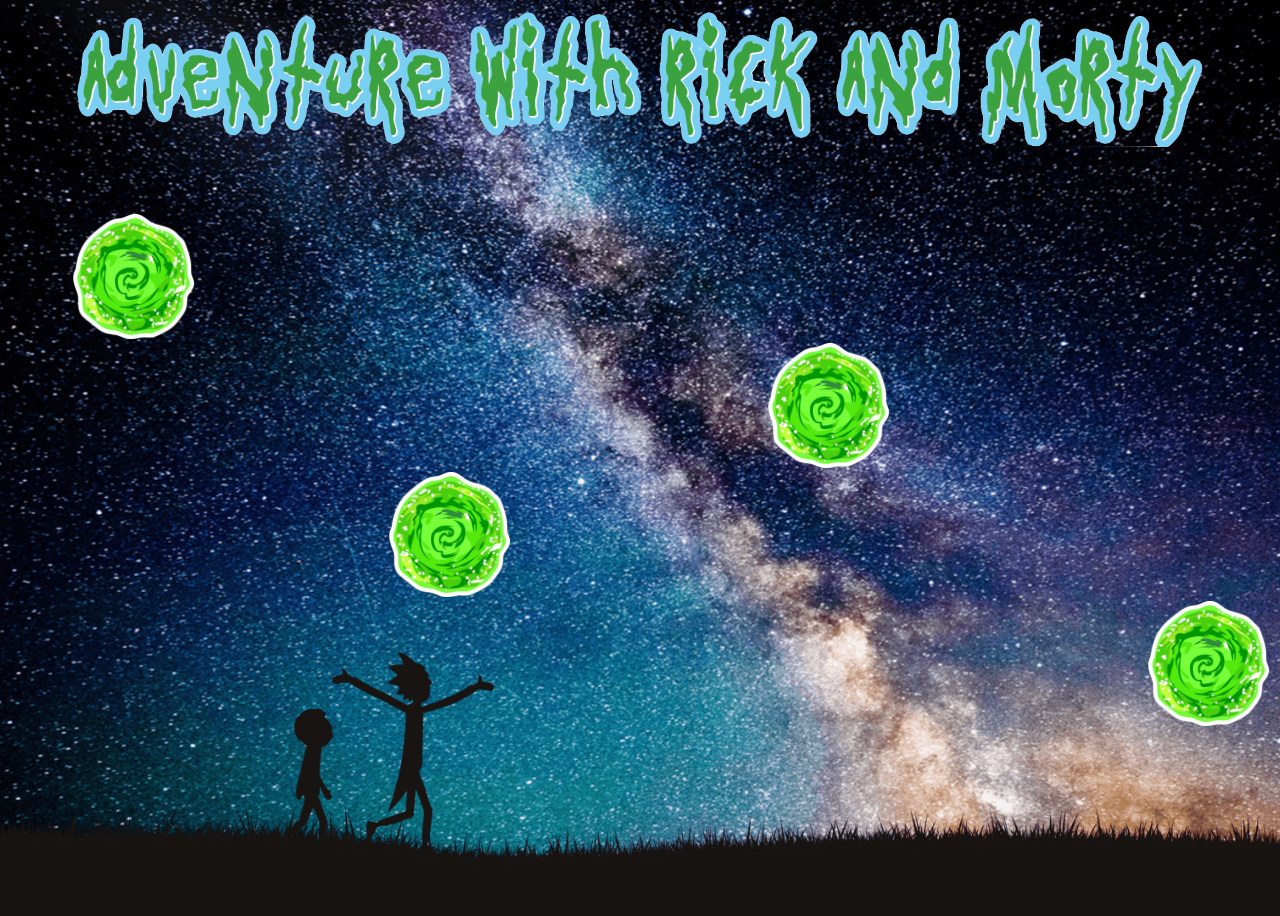
<file: Final Project/index.html>
<!DOCTYPE html>
<html lang="en">
  <link rel="stylesheet" href="style.css" />

  <body>
    <div class="A">
      <img class="homeTitle" src="images/rick_morty_title.png">
    </div>
    <section class="controlPortals">
      <div id="W1">
        <img class="portalOne" src="images/portal.png" />
      </div>
      <div id="W2">
        <img class="portalTwo" src="images/portal.png" />
      </div>
      <div id="W3">
        <img class="portalThree" src="images/portal.png" />
      </div>
      <div id="W4">
        <img class="portalFour" src="images/portal.png" />
      </div>
    </section>

    <section class="bottom bottomHidden B">
      <div class="C">
        <img class="spaceshipHidden ship" src="images/spaceship.png" />
      </div>
    </section>
  </body>

  <script src="script.js"></script>
</html>
</file>
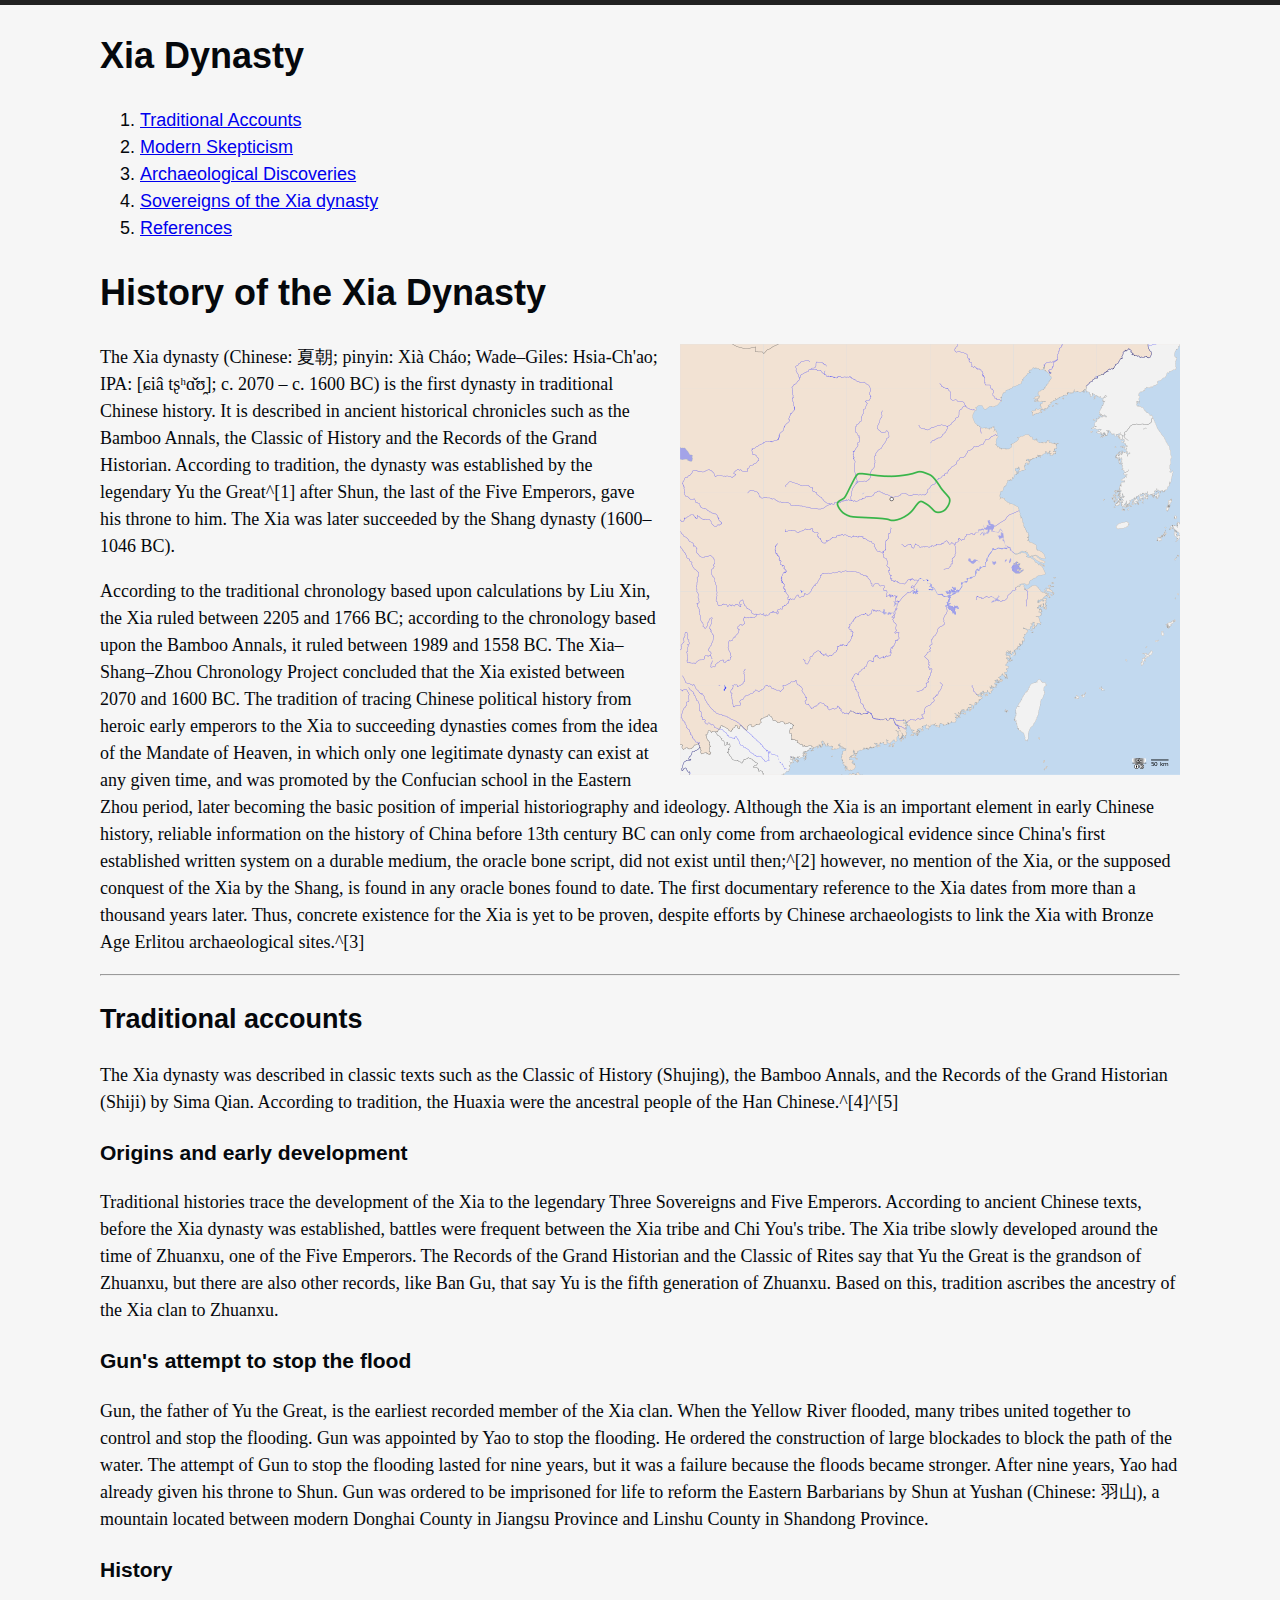
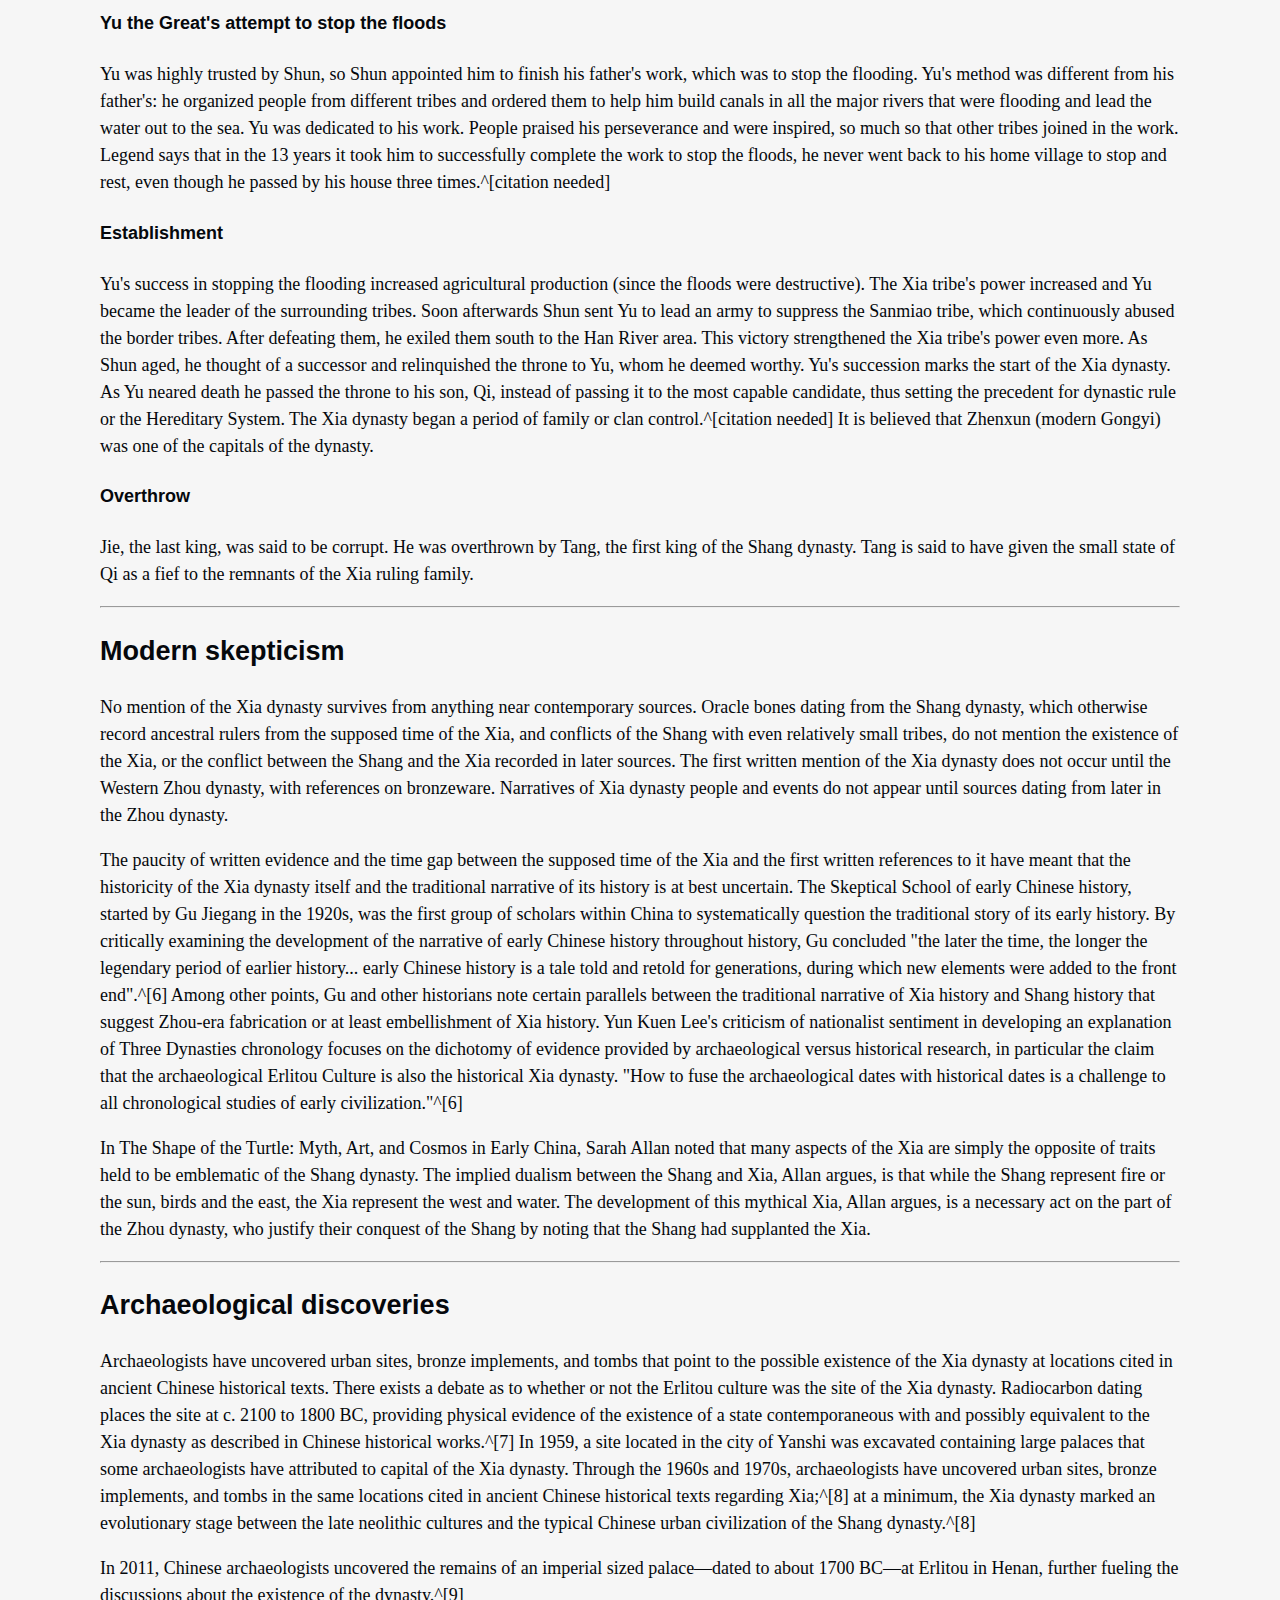
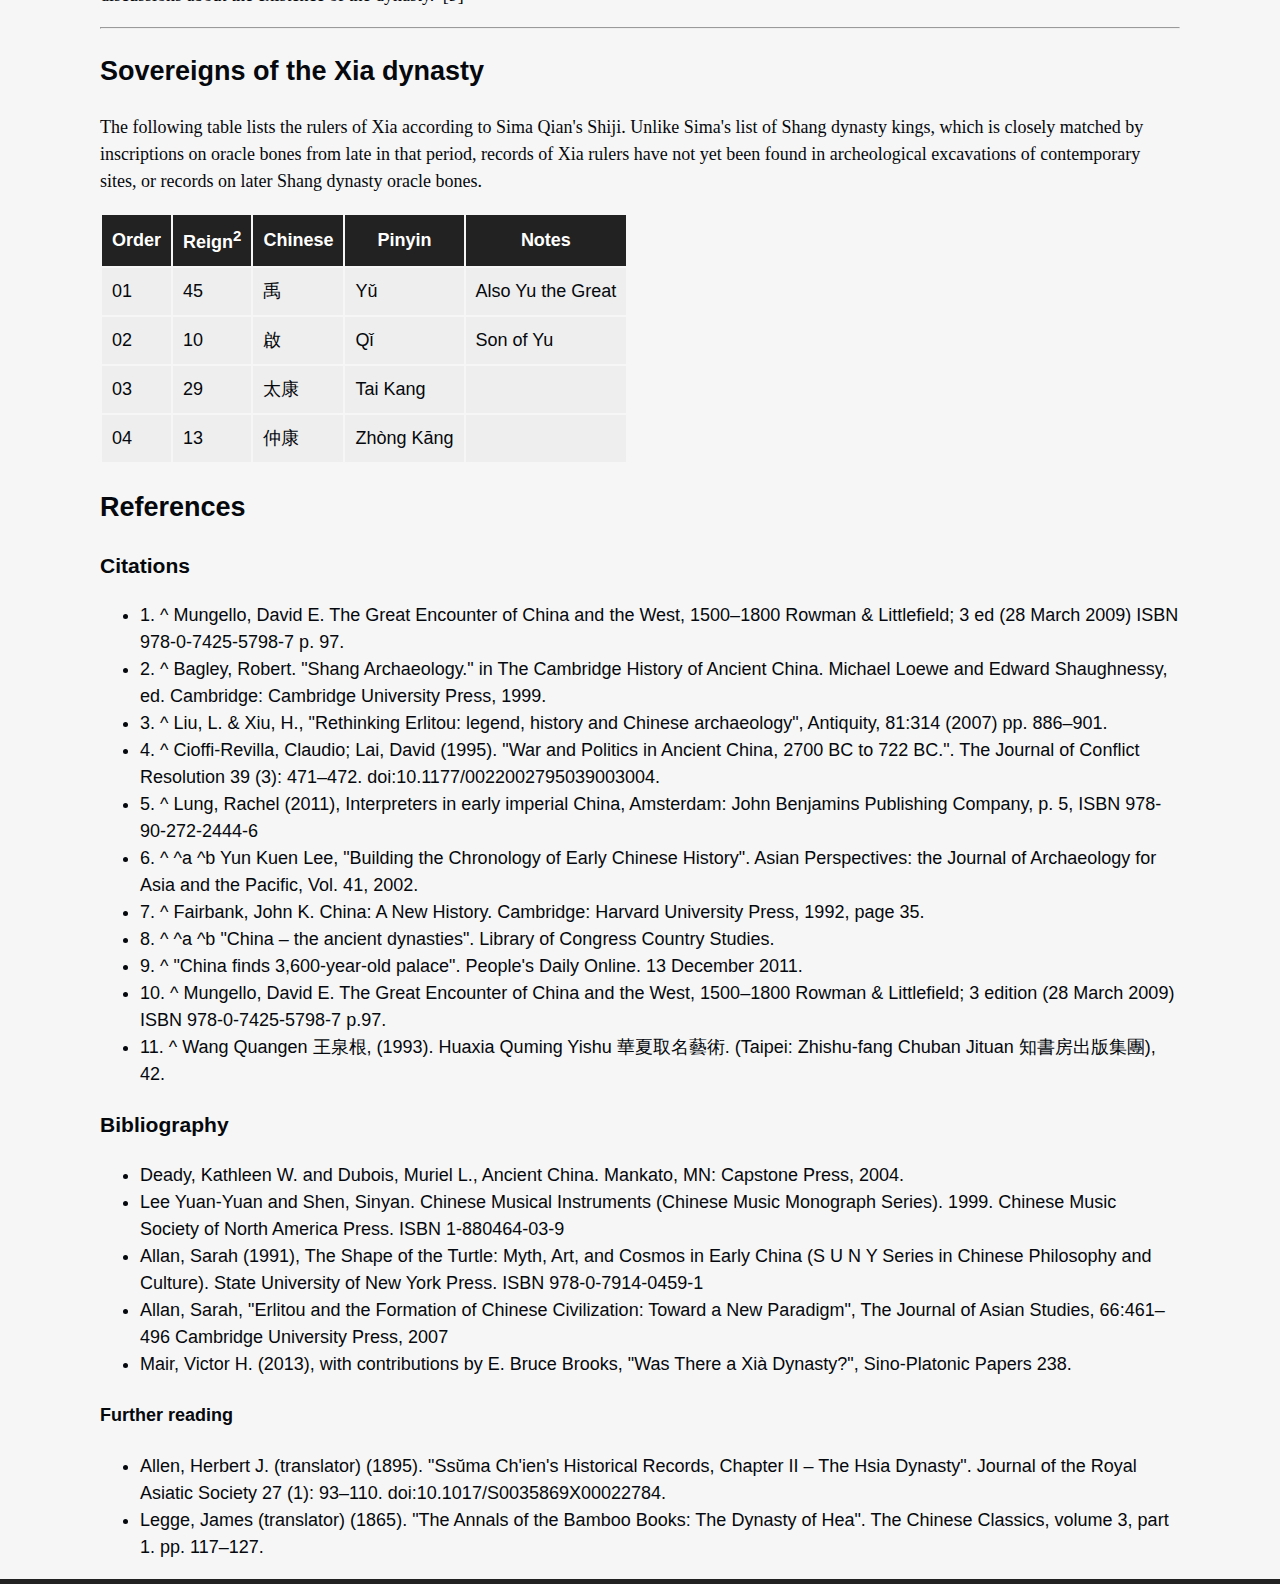
<file: Homework 01/index.html>
<!DOCTYPE html>
<html lang="en">
  <head>
    <title>Xia Dynasty</title>

    <link rel="stylesheet" href="style.css" />
  </head>
  <body>
    <header>
      <h1>Xia Dynasty</h1>
      <nav>
        <ol>
          <li><a href="#accounts">Traditional Accounts</a></li>
          <li><a href="#skepticism">Modern Skepticism</a></li>
          <li><a href="#discoveries">Archaeological Discoveries</a></li>
          <li><a href="#sovereigns">Sovereigns of the Xia dynasty</a></li>
          <li><a href="#references">References</a></li>
        </ol>
      </nav>
    </header>

    <article>
      <h1>History of the Xia Dynasty</h1>

      <p>
        <img src="xia_dynasty.png" alt="Xia Dynasty Map" />The Xia dynasty
        (Chinese: 夏朝; pinyin: Xià Cháo; Wade–Giles: Hsia-Ch'ao; IPA: [ɕiâ
        tʂʰɑ̌ʊ̯]; c. 2070 – c. 1600 BC) is the first dynasty in traditional
        Chinese history. It is described in ancient historical chronicles such
        as the Bamboo Annals, the Classic of History and the Records of the
        Grand Historian. According to tradition, the dynasty was established by
        the legendary Yu the Great^[1] after Shun, the last of the Five
        Emperors, gave his throne to him. The Xia was later succeeded by the
        Shang dynasty (1600–1046 BC).
      </p>

      <p>
        According to the traditional chronology based upon calculations by Liu
        Xin, the Xia ruled between 2205 and 1766 BC; according to the chronology
        based upon the Bamboo Annals, it ruled between 1989 and 1558 BC. The
        Xia–Shang–Zhou Chronology Project concluded that the Xia existed between
        2070 and 1600 BC. The tradition of tracing Chinese political history
        from heroic early emperors to the Xia to succeeding dynasties comes from
        the idea of the Mandate of Heaven, in which only one legitimate dynasty
        can exist at any given time, and was promoted by the Confucian school in
        the Eastern Zhou period, later becoming the basic position of imperial
        historiography and ideology. Although the Xia is an important element in
        early Chinese history, reliable information on the history of China
        before 13th century BC can only come from archaeological evidence since
        China's first established written system on a durable medium, the oracle
        bone script, did not exist until then;^[2] however, no mention of the
        Xia, or the supposed conquest of the Xia by the Shang, is found in any
        oracle bones found to date. The first documentary reference to the Xia
        dates from more than a thousand years later. Thus, concrete existence
        for the Xia is yet to be proven, despite efforts by Chinese
        archaeologists to link the Xia with Bronze Age Erlitou archaeological
        sites.^[3]
      </p>

      <hr>

      <h2 id="accounts">Traditional accounts</h2>

      <p>
        The Xia dynasty was described in classic texts such as the Classic of
        History (Shujing), the Bamboo Annals, and the Records of the Grand
        Historian (Shiji) by Sima Qian. According to tradition, the Huaxia were
        the ancestral people of the Han Chinese.^[4]^[5]
      </p>

      <h3>Origins and early development</h3>

      <p>
        Traditional histories trace the development of the Xia to the legendary
        Three Sovereigns and Five Emperors. According to ancient Chinese texts,
        before the Xia dynasty was established, battles were frequent between
        the Xia tribe and Chi You's tribe. The Xia tribe slowly developed around
        the time of Zhuanxu, one of the Five Emperors. The Records of the Grand
        Historian and the Classic of Rites say that Yu the Great is the grandson
        of Zhuanxu, but there are also other records, like Ban Gu, that say Yu
        is the fifth generation of Zhuanxu. Based on this, tradition ascribes
        the ancestry of the Xia clan to Zhuanxu.
      </p>

      <h3>Gun's attempt to stop the flood</h3>

      <p>
        Gun, the father of Yu the Great, is the earliest recorded member of the
        Xia clan. When the Yellow River flooded, many tribes united together to
        control and stop the flooding. Gun was appointed by Yao to stop the
        flooding. He ordered the construction of large blockades to block the
        path of the water. The attempt of Gun to stop the flooding lasted for
        nine years, but it was a failure because the floods became stronger.
        After nine years, Yao had already given his throne to Shun. Gun was
        ordered to be imprisoned for life to reform the Eastern Barbarians by
        Shun at Yushan (Chinese: 羽山), a mountain located between modern
        Donghai County in Jiangsu Province and Linshu County in Shandong
        Province.
      </p>

      <h3>History</h3>

      <h4>Yu the Great's attempt to stop the floods</h4>

      <p>
        Yu was highly trusted by Shun, so Shun appointed him to finish his
        father's work, which was to stop the flooding. Yu's method was different
        from his father's: he organized people from different tribes and ordered
        them to help him build canals in all the major rivers that were flooding
        and lead the water out to the sea. Yu was dedicated to his work. People
        praised his perseverance and were inspired, so much so that other tribes
        joined in the work. Legend says that in the 13 years it took him to
        successfully complete the work to stop the floods, he never went back to
        his home village to stop and rest, even though he passed by his house
        three times.^[citation needed]
      </p>

      <h4>Establishment</h4>

      <p>
        Yu's success in stopping the flooding increased agricultural production
        (since the floods were destructive). The Xia tribe's power increased and
        Yu became the leader of the surrounding tribes. Soon afterwards Shun
        sent Yu to lead an army to suppress the Sanmiao tribe, which
        continuously abused the border tribes. After defeating them, he exiled
        them south to the Han River area. This victory strengthened the Xia
        tribe's power even more. As Shun aged, he thought of a successor and
        relinquished the throne to Yu, whom he deemed worthy. Yu's succession
        marks the start of the Xia dynasty. As Yu neared death he passed the
        throne to his son, Qi, instead of passing it to the most capable
        candidate, thus setting the precedent for dynastic rule or the
        Hereditary System. The Xia dynasty began a period of family or clan
        control.^[citation needed] It is believed that Zhenxun (modern Gongyi)
        was one of the capitals of the dynasty.
      </p>

      <h4>Overthrow</h4>

      <p>
        Jie, the last king, was said to be corrupt. He was overthrown by Tang,
        the first king of the Shang dynasty. Tang is said to have given the
        small state of Qi as a fief to the remnants of the Xia ruling family.
      </p>

      <hr>

      <h2 id="skepticism">Modern skepticism</h2>

      <p>
        No mention of the Xia dynasty survives from anything near contemporary
        sources. Oracle bones dating from the Shang dynasty, which otherwise
        record ancestral rulers from the supposed time of the Xia, and conflicts
        of the Shang with even relatively small tribes, do not mention the
        existence of the Xia, or the conflict between the Shang and the Xia
        recorded in later sources. The first written mention of the Xia dynasty
        does not occur until the Western Zhou dynasty, with references on
        bronzeware. Narratives of Xia dynasty people and events do not appear
        until sources dating from later in the Zhou dynasty.
      </p>

      <p>
        The paucity of written evidence and the time gap between the supposed
        time of the Xia and the first written references to it have meant that
        the historicity of the Xia dynasty itself and the traditional narrative
        of its history is at best uncertain. The Skeptical School of early
        Chinese history, started by Gu Jiegang in the 1920s, was the first group
        of scholars within China to systematically question the traditional
        story of its early history. By critically examining the development of
        the narrative of early Chinese history throughout history, Gu concluded
        "the later the time, the longer the legendary period of earlier
        history... early Chinese history is a tale told and retold for
        generations, during which new elements were added to the front end".^[6]
        Among other points, Gu and other historians note certain parallels
        between the traditional narrative of Xia history and Shang history that
        suggest Zhou-era fabrication or at least embellishment of Xia history.
        Yun Kuen Lee's criticism of nationalist sentiment in developing an
        explanation of Three Dynasties chronology focuses on the dichotomy of
        evidence provided by archaeological versus historical research, in
        particular the claim that the archaeological Erlitou Culture is also the
        historical Xia dynasty. "How to fuse the archaeological dates with
        historical dates is a challenge to all chronological studies of early
        civilization."^[6]
      </p>

      <p>
        In The Shape of the Turtle: Myth, Art, and Cosmos in Early China, Sarah
        Allan noted that many aspects of the Xia are simply the opposite of
        traits held to be emblematic of the Shang dynasty. The implied dualism
        between the Shang and Xia, Allan argues, is that while the Shang
        represent fire or the sun, birds and the east, the Xia represent the
        west and water. The development of this mythical Xia, Allan argues, is a
        necessary act on the part of the Zhou dynasty, who justify their
        conquest of the Shang by noting that the Shang had supplanted the Xia.
      </p>

      <hr>

      <h2 id="discoveries">Archaeological discoveries</h2>

      <p>
        Archaeologists have uncovered urban sites, bronze implements, and tombs
        that point to the possible existence of the Xia dynasty at locations
        cited in ancient Chinese historical texts. There exists a debate as to
        whether or not the Erlitou culture was the site of the Xia dynasty.
        Radiocarbon dating places the site at c. 2100 to 1800 BC, providing
        physical evidence of the existence of a state contemporaneous with and
        possibly equivalent to the Xia dynasty as described in Chinese
        historical works.^[7] In 1959, a site located in the city of Yanshi was
        excavated containing large palaces that some archaeologists have
        attributed to capital of the Xia dynasty. Through the 1960s and 1970s,
        archaeologists have uncovered urban sites, bronze implements, and tombs
        in the same locations cited in ancient Chinese historical texts
        regarding Xia;^[8] at a minimum, the Xia dynasty marked an evolutionary
        stage between the late neolithic cultures and the typical Chinese urban
        civilization of the Shang dynasty.^[8]
      </p>

      <p>
        In 2011, Chinese archaeologists uncovered the remains of an imperial
        sized palace—dated to about 1700 BC—at Erlitou in Henan, further fueling
        the discussions about the existence of the dynasty.^[9]
      </p>

      <hr>

      <h2 id="sovereigns">Sovereigns of the Xia dynasty</h2>

      <p>
        The following table lists the rulers of Xia according to Sima Qian's
        Shiji. Unlike Sima's list of Shang dynasty kings, which is closely
        matched by inscriptions on oracle bones from late in that period,
        records of Xia rulers have not yet been found in archeological
        excavations of contemporary sites, or records on later Shang dynasty
        oracle bones.
      </p>

      <table>
        <tr>
          <th>Order</th>
          <th>Reign<sup>2</sup></th>
          <th>Chinese</th>
          <th>Pinyin</th>
          <th>Notes</th>
        </tr>

        <tr>
          <td>01</td>
          <td>45</td>
          <td>禹</td>
          <td>Yǔ</td>
          <td>Also Yu the Great</td>
        </tr>

        <tr>
          <td>02</td>
          <td>10</td>
          <td>啟</td>
          <td>Qǐ</td>
          <td>Son of Yu</td>
        </tr>

        <tr>
          <td>03</td>
          <td>29</td>
          <td>太康</td>
          <td>Tai Kang</td>
          <td>&nbsp;</td>
        </tr>

        <tr>
          <td>04</td>
          <td>13</td>
          <td>仲康</td>
          <td>Zhòng Kāng</td>
          <td>&nbsp;</td>
        </tr>
      </table>

      <h2 id="references">References</h2>

      <h3>Citations</h3>
      <ul>
        <li id="ref1">
          1. ^ Mungello, David E. The Great Encounter of China and the West,
          1500–1800 Rowman & Littlefield; 3 ed (28 March 2009) ISBN
          978-0-7425-5798-7 p. 97.
        </li>
        <li id="ref2">
          2. ^ Bagley, Robert. "Shang Archaeology." in The Cambridge History of
          Ancient China. Michael Loewe and Edward Shaughnessy, ed. Cambridge:
          Cambridge University Press, 1999.
        </li>
        <li id="ref3">
          3. ^ Liu, L. & Xiu, H., "Rethinking Erlitou: legend, history and
          Chinese archaeology", Antiquity, 81:314 (2007) pp. 886–901.
        </li>
        <li id="ref4">
          4. ^ Cioffi-Revilla, Claudio; Lai, David (1995). "War and Politics in
          Ancient China, 2700 BC to 722 BC.". The Journal of Conflict Resolution
          39 (3): 471–472. doi:10.1177/0022002795039003004.
        </li>
        <li id="ref5">
          5. ^ Lung, Rachel (2011), Interpreters in early imperial China,
          Amsterdam: John Benjamins Publishing Company, p. 5, ISBN
          978-90-272-2444-6
        </li>
        <li id="ref6">
          6. ^ ^a ^b Yun Kuen Lee, "Building the Chronology of Early Chinese
          History". Asian Perspectives: the Journal of Archaeology for Asia and
          the Pacific, Vol. 41, 2002.
        </li>
        <li id="ref7">
          7. ^ Fairbank, John K. China: A New History. Cambridge: Harvard
          University Press, 1992, page 35.
        </li>
        <li id="ref8">
          8. ^ ^a ^b "China – the ancient dynasties". Library of Congress
          Country Studies.
        </li>
        <li id="ref9">
          9. ^ "China finds 3,600-year-old palace". People's Daily Online. 13
          December 2011.
        </li>
        <li id="ref10">
          10. ^ Mungello, David E. The Great Encounter of China and the West,
          1500–1800 Rowman & Littlefield; 3 edition (28 March 2009) ISBN
          978-0-7425-5798-7 p.97.
        </li>
        <li id="ref11">
          11. ^ Wang Quangen 王泉根, (1993). Huaxia Quming Yishu 華夏取名藝術.
          (Taipei: Zhishu-fang Chuban Jituan 知書房出版集團), 42.
        </li>
      </ul>

      <h3>Bibliography</h3>
      <ul>
        <li>
          Deady, Kathleen W. and Dubois, Muriel L., Ancient China. Mankato, MN:
          Capstone Press, 2004.
        </li>
        <li>
          Lee Yuan-Yuan and Shen, Sinyan. Chinese Musical Instruments (Chinese
          Music Monograph Series). 1999. Chinese Music Society of North America
          Press. ISBN 1-880464-03-9
        </li>
        <li>
          Allan, Sarah (1991), The Shape of the Turtle: Myth, Art, and Cosmos in
          Early China (S U N Y Series in Chinese Philosophy and Culture). State
          University of New York Press. ISBN 978-0-7914-0459-1
        </li>
        <li>
          Allan, Sarah, "Erlitou and the Formation of Chinese Civilization:
          Toward a New Paradigm", The Journal of Asian Studies, 66:461–496
          Cambridge University Press, 2007
        </li>
        <li>
          Mair, Victor H. (2013), with contributions by E. Bruce Brooks, "Was
          There a Xià Dynasty?", Sino-Platonic Papers 238.
        </li>
      </ul>

      <h4>Further reading</h4>
      <ul>
        <li>
          Allen, Herbert J. (translator) (1895). "Ssŭma Ch'ien's Historical
          Records, Chapter II – The Hsia Dynasty". Journal of the Royal Asiatic
          Society 27 (1): 93–110. doi:10.1017/S0035869X00022784.
        </li>
        <li>
          Legge, James (translator) (1865). "The Annals of the Bamboo Books: The
          Dynasty of Hea". The Chinese Classics, volume 3, part 1. pp. 117–127.
        </li>
      </ul>
    </article>
  </body>
</html>
</file>
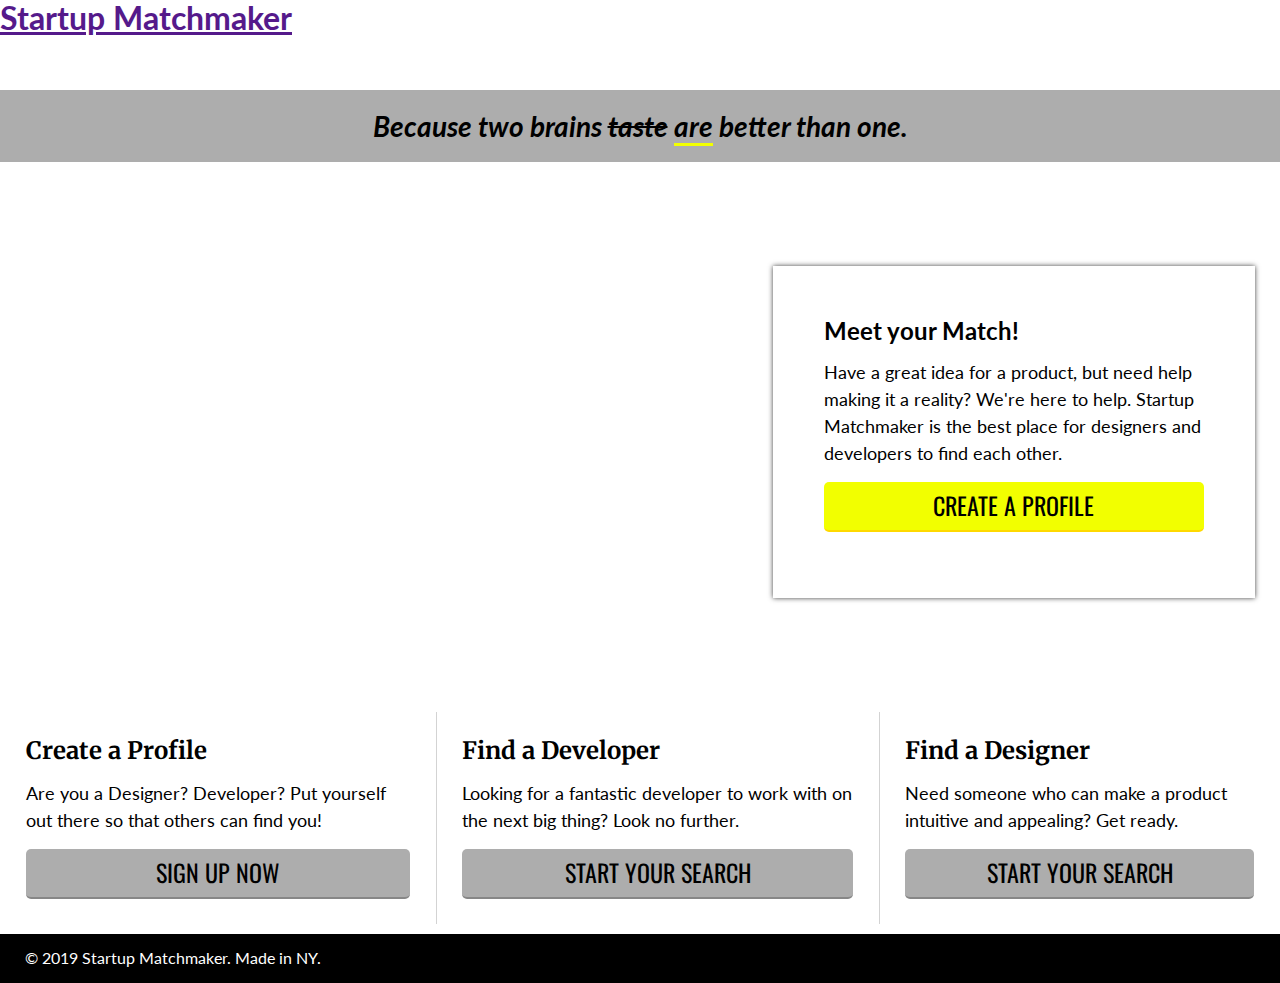
<file: Homework 02/solution_code/index.html>
<!DOCTYPE html>
<html lang="en">
  <head>
    <meta charset="utf-8">
    <meta http-equiv="x-ua-compatible" content="ie=edge">
    <title>Matchmaker Site</title>
    <meta name="description" content="Startup Matchmaker Site for GA">

    <!-- Why are these in this order folks? -->
    <link rel="stylesheet" href="css/normalize.css">
    <link href="https://fonts.googleapis.com/css?family=Lato:400,400i|Merriweather|Oswald" rel="stylesheet">
    <link rel="stylesheet" href="css/style.css">
  </head>
  <body>
    <!-- Note how the code is indented and is very readable -->
    <header class="site-header">
      <div class="logo">
        <!-- Why am I using these font classes everywhere? hint: Bootstrap is coming.. -->
        <h1><a href="">Startup Matchmaker</a></h1>
      </div>
      <nav class="main-nav">
        <ul>
          <li class="main-nav-item main-nav-item-featured"><a href="">Find Developers</a></li>
          <li class="main-nav-item main-nav-item-featured"><a href="">Find Designers</a></li>
          <li class="main-nav-item "><a href="">How it Works</a></li>
          <li class="main-nav-item "><a href="">Our Team</a></li>
          <li class="main-nav-item"><a href="">Blog</a></li>
        </ul>

      </nav>
    </header>
    <aside class="secondary-text">
      <p>Because two brains <span class="strikeout">taste</span> <span class="underline">are</span> better than one.</p>
    </aside>
    <section class="hero-area">
      <div class="inset-div">
        <h2>Meet your Match!</h2>
        <p>Have a great idea for a product, but need help making it a reality? We're here to help. Startup Matchmaker is the best place for designers and developers to find each other.</p>
        <a href="#" class="cta main-cta">Create a profile</a>
      </div>
    </section>
    <section class="three-wide">
      <article class="third-container featured-block">
        <h1>Create a Profile</h1>
        <p>Are you a Designer? Developer? Put yourself out there so that others can find you!</p>
        <a href="#" class="cta">Sign up now</a>
      </article>
      <article class="third-container featured-block">
        <h1>Find a Developer</h1>
        <p>Looking for a fantastic developer to work with on the next big thing? Look no further.</p>
        <a href="#" class="cta">Start Your Search</a>
      </article>
      <article class="third-container featured-block">
        <h1>Find a Designer</h1>
        <p>Need someone who can make a product intuitive and appealing? Get ready.</p>
        <a href="#" class="cta">Start Your Search</a>
      </article>
    </section>
    <footer class="site-footer">
      &copy; 2019 Startup Matchmaker. Made in NY.
    </footer>
  </body>
</html>
</file>
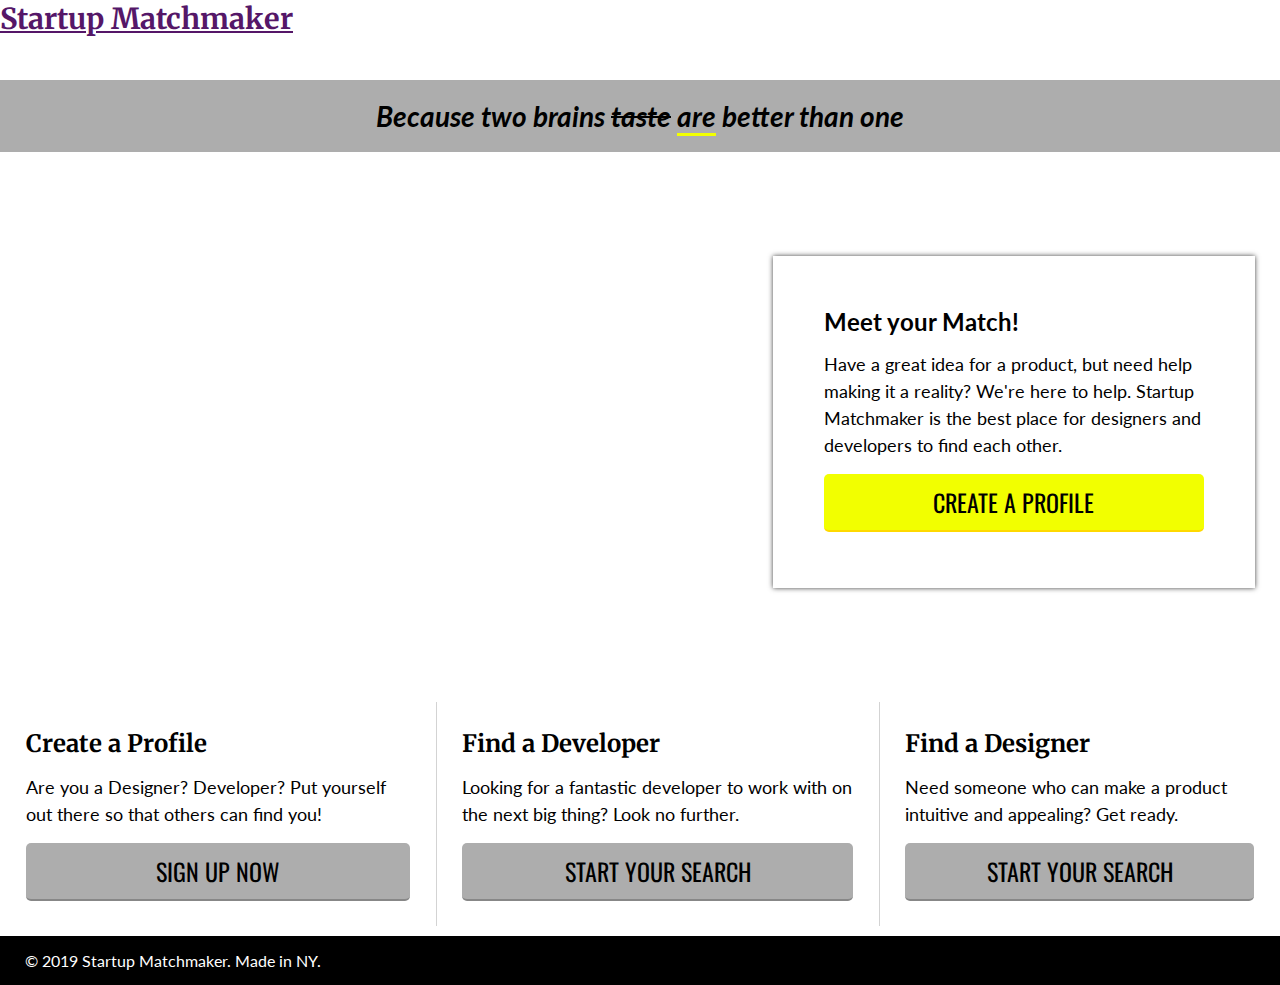
<file: Homework 02/starter_code/index.html>
<html class="no-js" lang="en">
  <head>
    <meta charset="utf-8" />
    <meta http-equiv="x-ua-compatible" content="ie=edge" />
    <title>Matchmaker Site</title>
    <meta name="description" content="Startup Matchmaker" />
    <meta name="viewport" content="width=device-width, initial-scale=1" />

    <link href="style.css" rel="stylesheet" />

    <!-- Google font, you'll learn how to use this soon-->
    <link
      href="https://fonts.googleapis.com/css?family=Lato:400,400i|Merriweather|Oswald"
      rel="stylesheet"
    />
  </head>
  <body>
    <!-- Put your glorious code here -->
    <header class="header">
      <div class="a">
        <h1><a href="">Startup Matchmaker</a></h1>
      </div>
      <nav class="NavB">
        <ul>
          <li class="b1"><a href="">Find Developers</a></li>
          <li class="b1"><a href="">Find Designers</a></li>
          <li class="b2"><a href="">How it Works</a></li>
          <li class="b2"><a href="">Our Team</a></li>
          <li class="b2"><a href="">Blog</a></li>
        </ul>
      </nav>
    </header>

    <section class="c">
      <p>
        Because two brains <span class="strikeout">taste</span>
        <span class="underline">are</span> better than one
      </p>
    </section>

    <section class="d-and-e">
      <div class="e">
        <h2>Meet your Match!</h2>
        <p>
          Have a great idea for a product, but need help making it a reality?
          We're here to help. Startup Matchmaker is the best place for designers
          and developers to find each other.
        </p>
        <a href="#" class="abc e-button">Create a profile</a>
      </div>
    </section>

    <section class="three-across">
      <div class="f">
        <h3>Create a Profile</h3>
        <p>
          Are you a Designer? Developer? Put yourself out there so that others
          can find you!
        </p>
        <a href="#" class="abc f-button">Sign up now</a>
      </div>

      <div class="f">
        <h3>Find a Developer</h3>
        <p>
          Looking for a fantastic developer to work with on the next big thing?
          Look no further.
        </p>
        <a href="#" class="abc f-button">Start Your Search</a>
      </div>

      <div class="f">
        <h3>Find a Designer</h3>
        <p>
          Need someone who can make a product intuitive and appealing? Get
          ready.
        </p>
        <a href="#" class="abc f-button">Start Your Search</a>
      </div>
    </section>

    <footer class="g">&copy; 2019 Startup Matchmaker. Made in NY.</footer>
  </body>
</html>
</file>
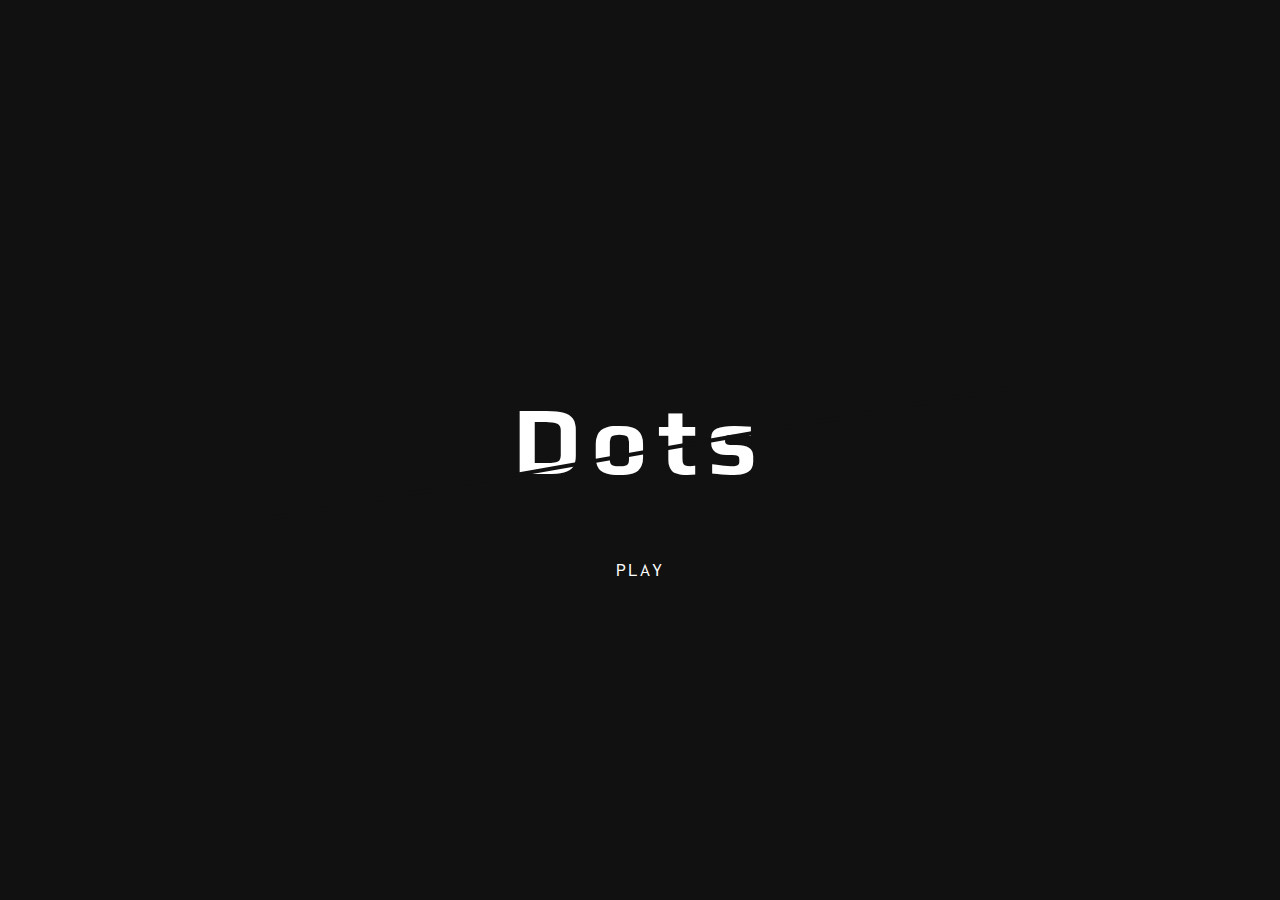
<file: Homework 04/solution_code/index.html>
<!DOCTYPE html>
<html>
  <head>
    <meta charset="UTF-8" />
    <meta name="viewport" content="width=device-width" />
    <link href="https://fonts.googleapis.com/css?family=Inconsolata:700|Play" rel="stylesheet">
    <link rel="stylesheet" href="style.css" >
    <title>Dots</title>
  </head>
  <body class="homepage">

    <main>
      <div class="outer-container">
        <h1 class="title--xl-large">Dots</h1>
        <a class="btn" href="level-one.html">Play</a>
      </div>
    </main>

  </body>
</html>
</file>
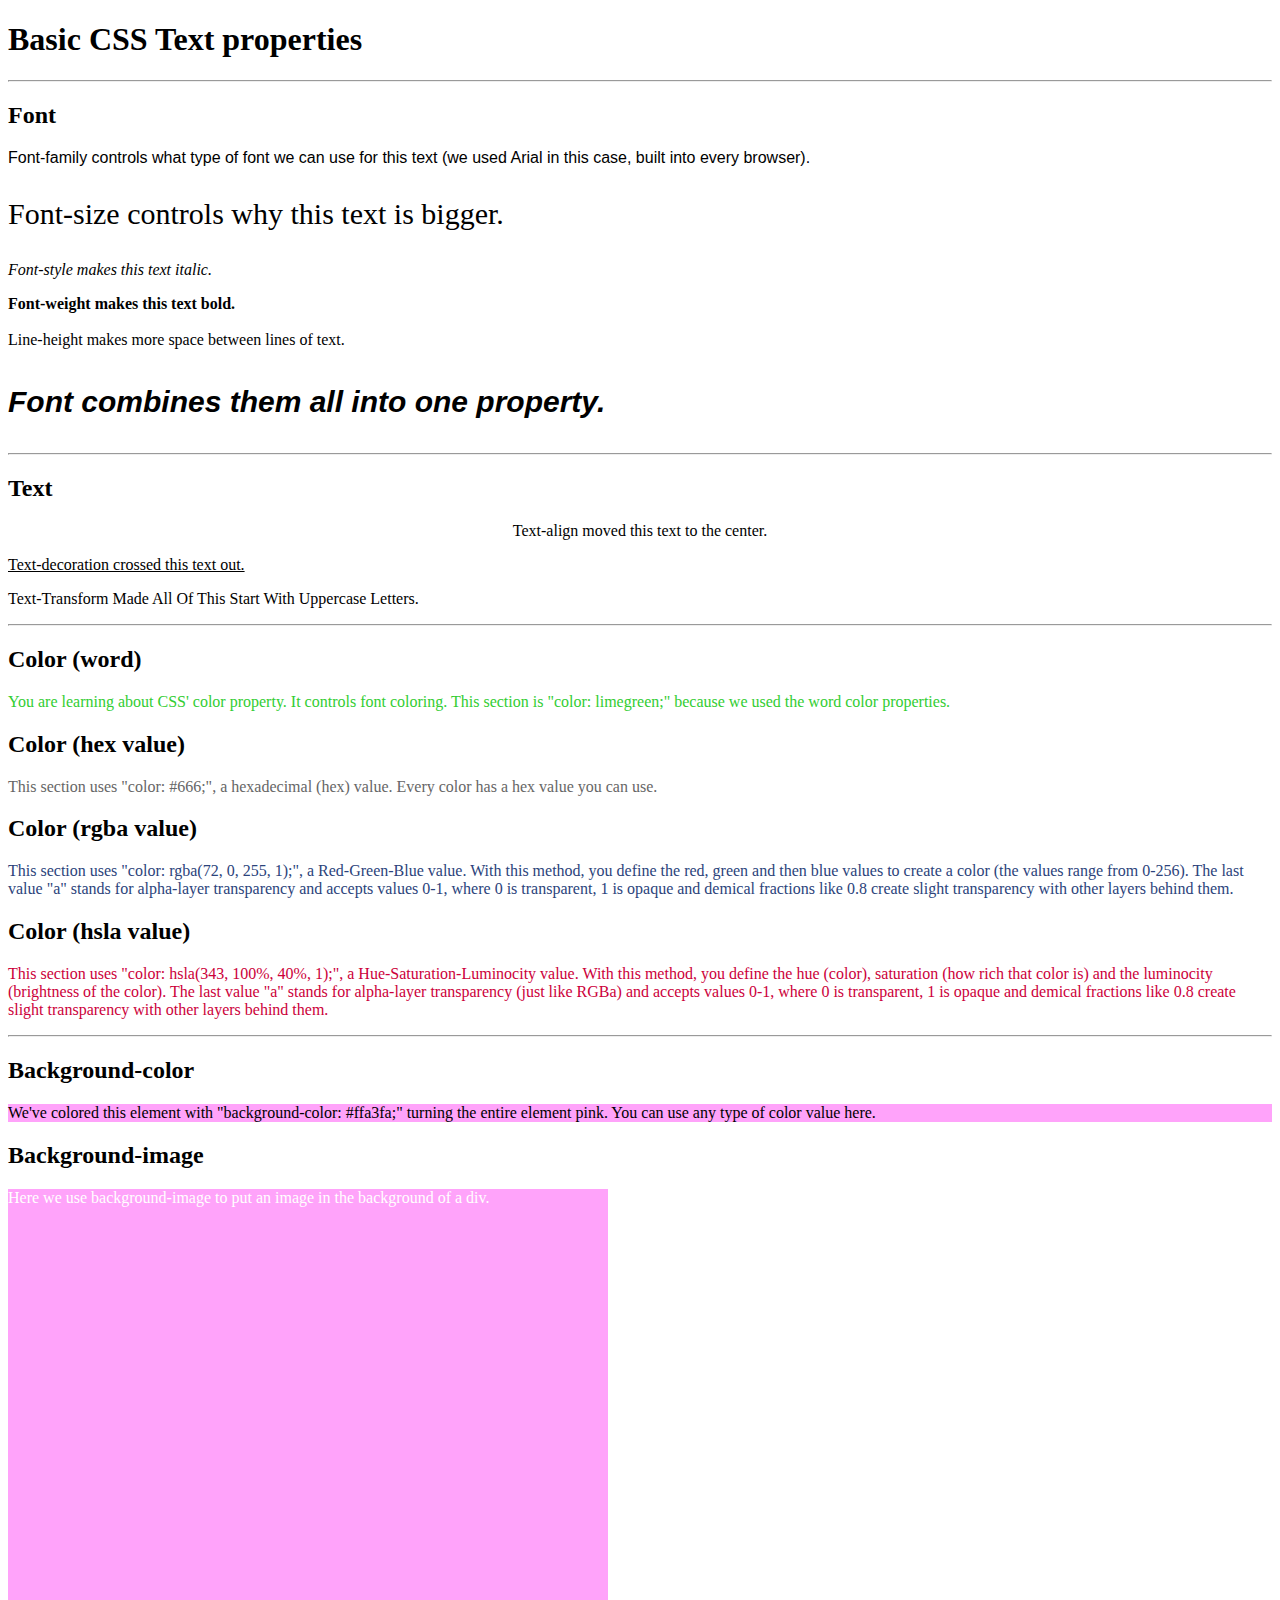
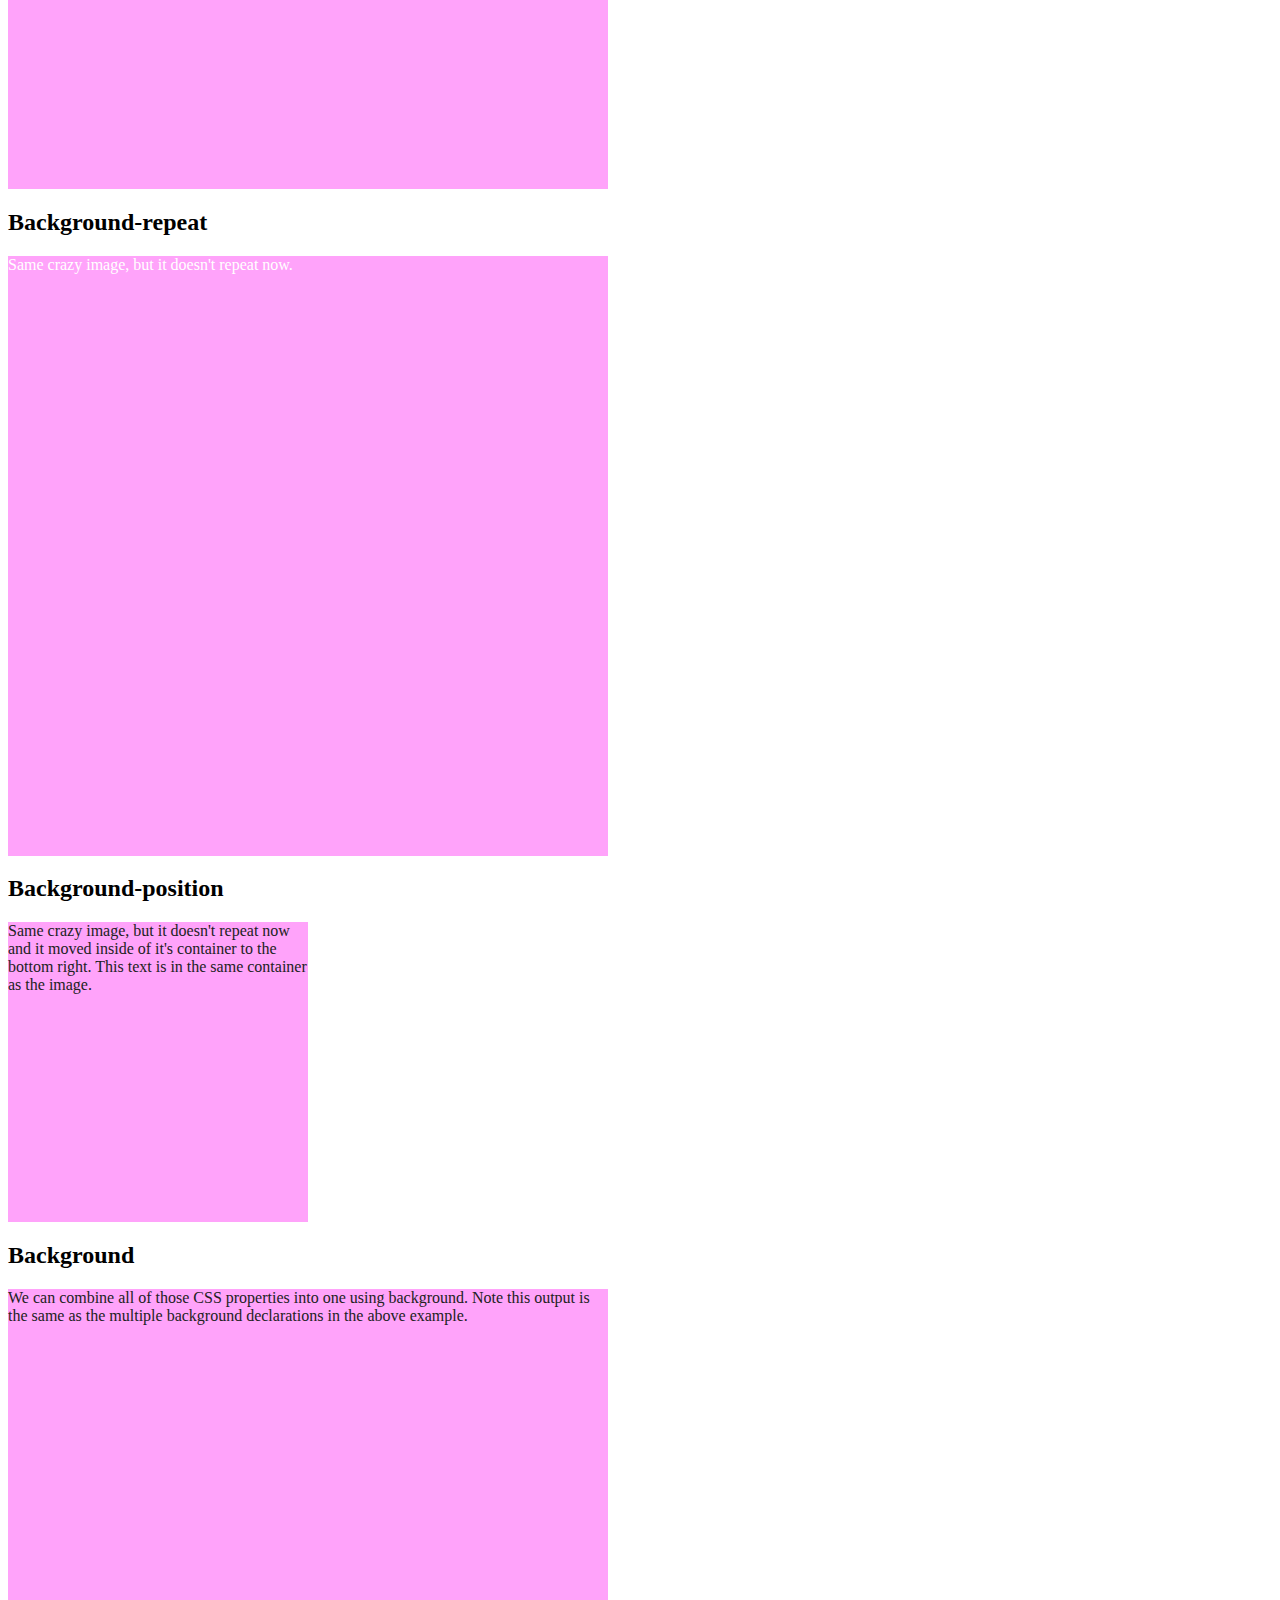
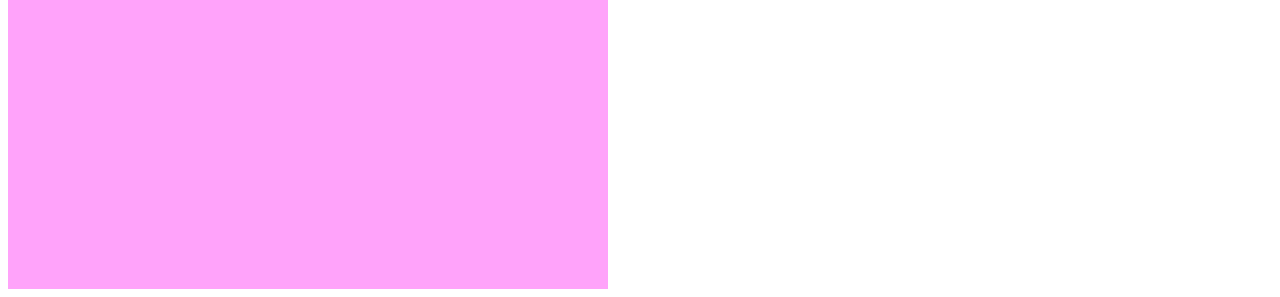
<file: Lesson 02/03_css_properties/index.html>
<!DOCTYPE html>
<html lang="en" >
<head>
  <meta charset="UTF-8">
  <title>CSS Basics Reference</title>
  <link rel="stylesheet" href="style.css">

</head>
<body>
<h1>Basic CSS Text properties</h1>
<hr>
<div class="sample">
  <h2>Font</h2>
  <p class="sample-font-family">Font-family controls what type of font we can use for this text (we used Arial in this case, built into every browser).</p>
  <p class="sample-font-size">Font-size controls why this text is bigger.</p>
  <p class="sample-font-style">Font-style makes this text italic.</p>
  <p class="sample-font-weight">Font-weight makes this text bold.</p>
  <p class="sample-line-height">Line-height makes more space between lines of text.</p>
  <p class="sample-font">Font combines them all into one property.</p>
</div>
<hr>
<section class="sample">
  <h2>Text</h2>
  <p class="sample-text-align">Text-align moved this text to the center.</p>
  <p class="sample-text-decoration">Text-decoration crossed this text out.</p>
  <p class="sample-text-transform">text-transform made all of this start with uppercase letters.</p>
</section>
<hr>
<section class="sample">
  <h2>Color (word)</h2>
  <p class="sample-01">You are learning about CSS' color property. It controls font coloring. This section is "color: limegreen;" because we used the word color properties.</p>
</section>
<section class="sample">
  <h2>Color (hex value)</h2>
  <p class="sample-02">This section uses "color: #666;", a hexadecimal (hex) value. Every color has a hex value you can use.</p>
</section>
<section class="sample">
  <h2>Color (rgba value)</h2>
  <p class="sample-03">This section uses "color: rgba(72, 0, 255, 1);", a Red-Green-Blue value. With this method, you define the red, green and then blue values to create a color (the values range from 0-256). The last value "a" stands for alpha-layer transparency and accepts values 0-1, where 0 is transparent, 1 is opaque and demical fractions like 0.8 create slight transparency with other layers behind them.
</section>
<section class="sample">
  <h2>Color (hsla value)</h2>
  <p class="sample-04">This section uses "color: hsla(343, 100%, 40%, 1);", a Hue-Saturation-Luminocity value. With this method, you define the hue (color), saturation (how rich that color is) and the luminocity (brightness of the color). The last value "a" stands for alpha-layer transparency (just like RGBa) and accepts values 0-1, where 0 is transparent, 1 is opaque and demical fractions like 0.8 create slight transparency with other layers behind them.
</section>
<hr>
<section class="sample">
  <h2>Background-color</h2>
  <div class="sample-05">We've colored this element with "background-color: #ffa3fa;" turning the entire element pink. You can use any type of color value here.</div>
</section>
<section class="sample">
  <h2>Background-image</h2>
  <div class="sample-06">Here we use background-image to put an image in the background of a div.</div>
</section>
<section class="sample">
  <h2>Background-repeat</h2>
  <div class="sample-07">Same crazy image, but it doesn't repeat now.</div>
</section>
<section class="sample">
  <h2>Background-position</h2>
  <div class="sample-08">Same crazy image, but it doesn't repeat now and it moved inside of it's container to the bottom right. This text is in the same container as the image.</div>
</section>
<section class="sample">
  <h2>Background</h2>
  <div class="sample-09">We can combine all of those CSS properties into one using background. Note this output is the same as the multiple background declarations in the above example.</div>
</section>

  
</body>
</html>
</file>
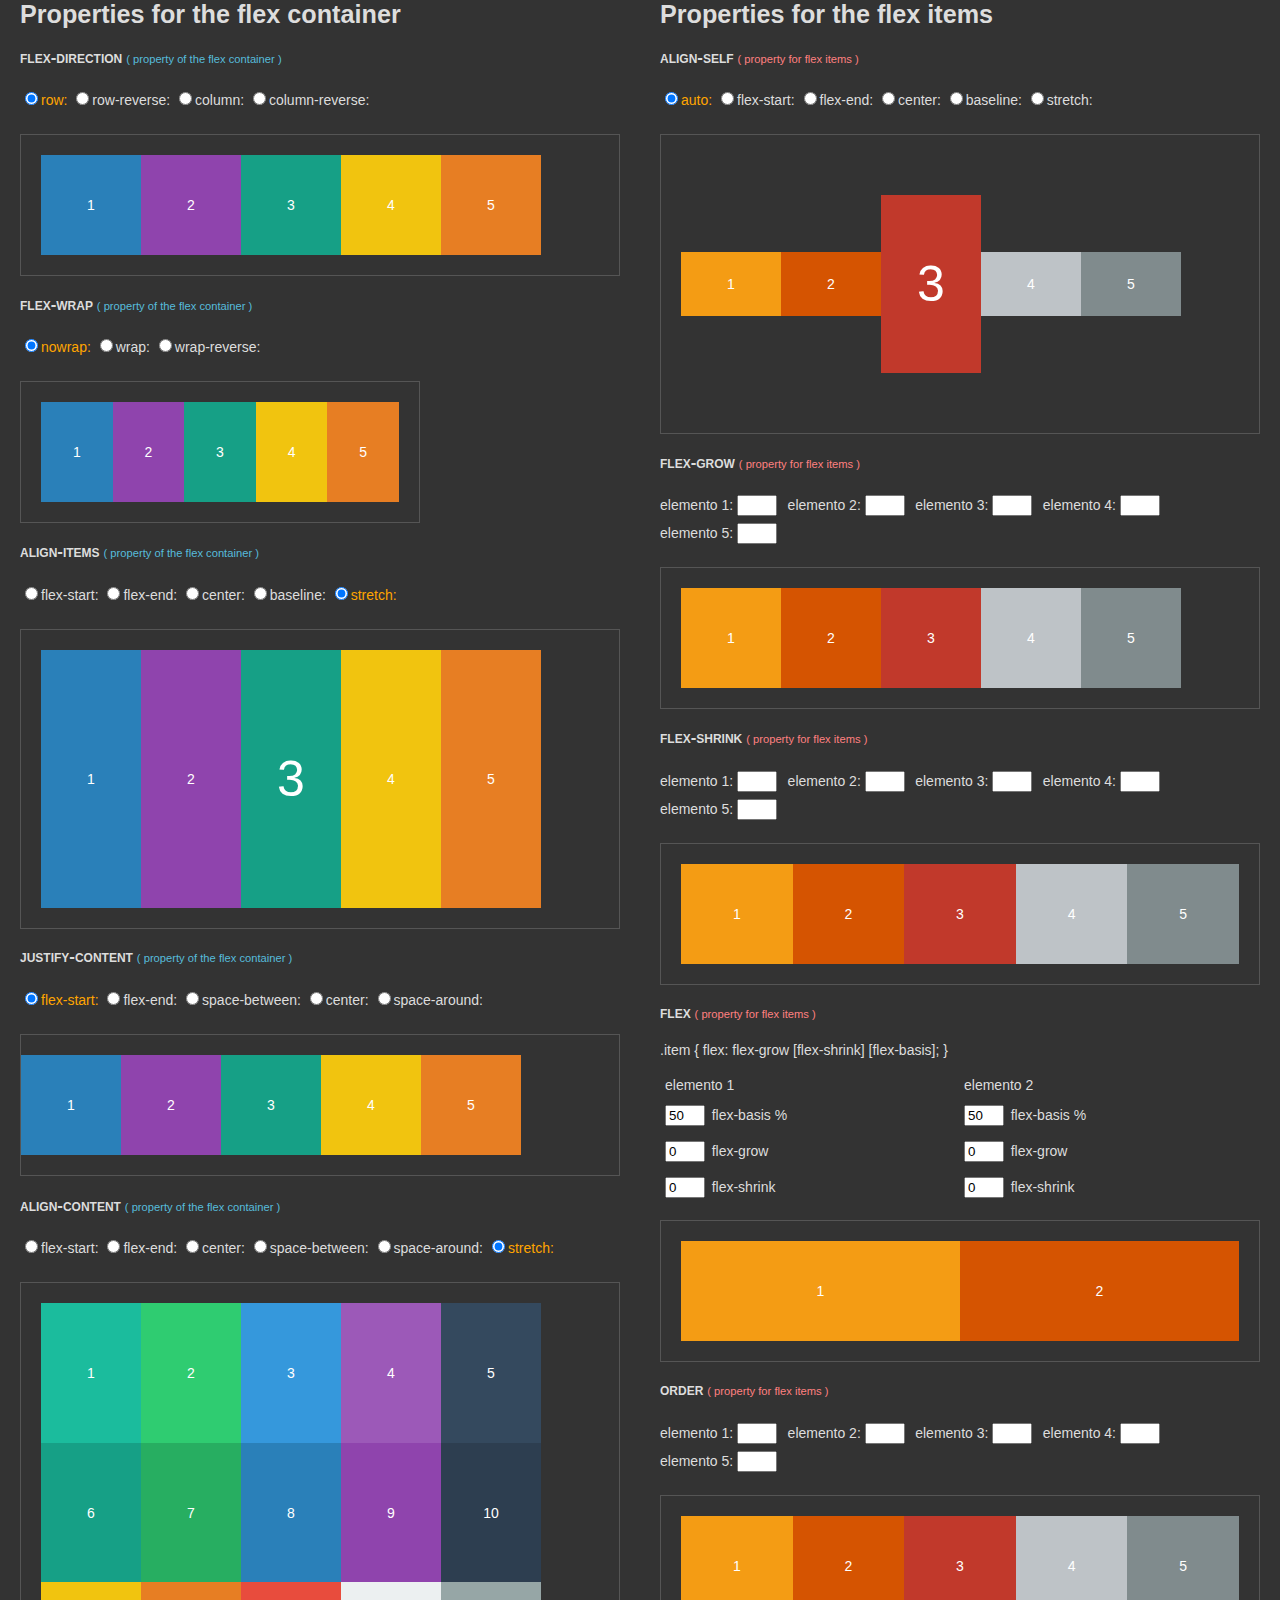
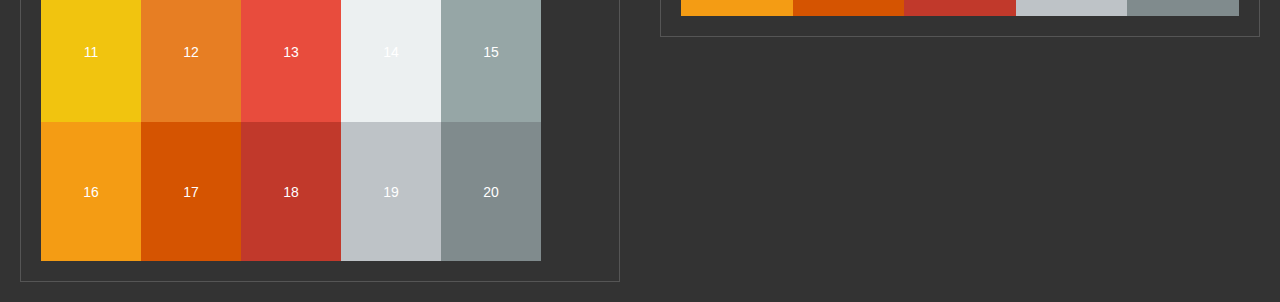
<file: Lesson 04/02_flexbox_demo/index.html>
<!DOCTYPE html>
<html lang="en" >
<head>
  <meta charset="UTF-8">
  <title>CodePen - Flexbox playground</title>
  <link rel="stylesheet" href="./style.css">

</head>
<body>
<!-- partial:index.partial.html -->
<div class="principal">
<h2>Properties for the flex container</h2>
<div class="control">
<h4><a href="http://w3.unpocodetodo.info/css3/flex-direction.php">flex-direction</a> <small>( property of the flex container  )</small></h4><!--flex-direction: row | row-reverse | column | column-reverse;-->
<div class="radio">
<input name="flex-direction" type="radio"  class="flex-direction" id="R11" value="row" checked><label for="R11">row:</label>
<input name="flex-direction"  type="radio" class="flex-direction" id="R12" value="row-reverse"><label for="R12">row-reverse:</label>
<input name="flex-direction"  type="radio" class="flex-direction" id="R13" value="column"><label for="R13">column:</label>
<input name="flex-direction"  type="radio" class="flex-direction" id="R14" value="column-reverse"><label for="R14">column-reverse:</label>
</div></div>
<div class="flex-container" id="direction">
<div class="item" data-color="2a80b9"><p>1</p></div>
<div class="item" data-color="8f44ad"><p>2</p></div>
<div class="item" data-color="16a086"><p>3</p></div>
<div class="item" data-color="f1c40f"><p>4</p></div>
<div class="item" data-color="e77e23"><p>5</p></div>
</div>

<div class="control">
<h4><a href="http://w3.unpocodetodo.info/css3/flex-wrap.php">flex-wrap</a> <small>( property of the flex container  )</small></h4><!--nowrap | wrap | wrap-reverse;-->
<div class="radio">
<input name="flex-wrap" type="radio"  class="flex-wrap" id="R21" value="nowrap" checked><label for="R21">nowrap:</label>
<input name="flex-wrap" type="radio"  class="flex-wrap" id="R22" value="wrap"><label for="R22">wrap:</label>
<input name="flex-wrap" type="radio"  class="flex-wrap" id="R23" value="wrap-reverse"><label for="R23">wrap-reverse:</label>
</div></div>
<div class="flex-container" id="wrap">
<div class="item" data-color="2a80b9"><p>1</p></div>
<div class="item" data-color="8f44ad"><p>2</p></div>
<div class="item" data-color="16a086"><p>3</p></div>
<div class="item" data-color="f1c40f"><p>4</p></div>
<div class="item" data-color="e77e23"><p>5</p></div>
</div>

<div class="control">
<h4><a href="http://w3.unpocodetodo.info/css3/flex-align-items.php">align-items</a> <small>( property of the flex container  )</small></h4><!-- flex-start | flex-end | center | baseline | stretch;-->
<div class="radio">
<input name="flex-align-items" type="radio"  class="flex-align-items" id="R31" value="align-items-start" ><label for="R31">flex-start:</label>
<input name="flex-align-items" type="radio"  class="flex-align-items" id="R32" value="align-items-end"><label for="R32">flex-end:</label>
<input name="flex-align-items" type="radio"  class="flex-align-items" id="R33" value="align-items-center"><label for="R33">center:</label>
<input name="flex-align-items" type="radio"  class="flex-align-items" id="R34" value="align-items-baseline"><label for="R34">baseline:</label>
<input name="flex-align-items" type="radio"  class="flex-align-items" id="R35" value="align-items-stretch" checked><label for="R35">stretch:</label>
</div></div>
<div class="flex-container" id="align">
<div class="item" data-color="2a80b9"><p>1</p></div>
<div class="item" data-color="8f44ad"><p>2</p></div>
<div class="item" data-color="16a086"><p style="font-size:50px;">3</p></div>
<div class="item" data-color="f1c40f"><p>4</p></div>
<div class="item" data-color="e77e23"><p>5</p></div>
</div>


<div class="control">
<h4><a href="http://w3.unpocodetodo.info/css3/flex-justify-content.php">justify-content</a> <small>( property of the flex container )</small></h4> <!--justify-content: flex-start | flex-end | center | space-between | space-around; -->
<div class="radio">
<input name="justify-content" type="radio"  class="justify-content" id="R41" value="justify-start" checked ><label for="R41">flex-start:</label>
<input name="justify-content" type="radio"  class="justify-content" id="R42" value="justify-end" ><label for="R42">flex-end:</label>
<input name="justify-content" type="radio"  class="justify-content" id="R43" value="justify-space-between" ><label for="R43">space-between:</label>
<input name="justify-content" type="radio"  class="justify-content" id="R44" value="justify-center" ><label for="R44">center:</label>
<input name="justify-content" type="radio"  class="justify-content" id="R45" value="justify-space-around" ><label for="R45">space-around:</label>
</div></div>
<div class="flex-container" id="justify">
<div class="item" data-color="2a80b9"><p>1</p></div>
<div class="item" data-color="8f44ad"><p>2</p></div>
<div class="item" data-color="16a086"><p>3</p></div>
<div class="item" data-color="f1c40f"><p>4</p></div>
<div class="item" data-color="e77e23"><p>5</p></div>

</div>

<!--<p>En <strong>Google Chrome</strong> y <strong>Opera</strong>: problemas al cambiar dinamicamente entre <code>justify-content:space-between</code> y <code>justify-content:space-around</code> </p>-->


<div class="control">
<h4><a href="http://w3.unpocodetodo.info/css3/flex-align-content.php">align-content</a> <small>( property of the flex container  )</small></h4> <!--justify-content: flex-start | flex-end | center | space-between | space-around; -->
<div class="radio">
<input name="align-content" type="radio"  class="align-content" id="R51" value="align-content-start" ><label for="R51">flex-start:</label>
<input name="align-content" type="radio"  class="align-content" id="R52" value="align-content-end" ><label for="R52">flex-end:</label>
<input name="align-content" type="radio"  class="align-content" id="R53" value="align-content-center" ><label for="R53">center:</label>
<input name="align-content" type="radio"  class="align-content" id="R54" value="align-content-space-between" ><label for="R54">space-between:</label>
<input name="align-content" type="radio"  class="align-content" id="R55" value="align-content-space-around" ><label for="R55">space-around:</label>
<input name="align-content" type="radio"  class="align-content" id="R56" value="align-content-stretch"  checked><label for="R56">stretch:</label>
</div></div>
<div class="flex-container" id="alignContent">

<div class="item" data-color="1bbc9d"><p>1</p></div>
<div class="item" data-color="2fcc71"><p>2</p></div>
<div class="item" data-color="3598dc"><p>3</p></div>
<div class="item" data-color="9c59b8"><p>4</p></div>
<div class="item" data-color="34495e"><p>5</p></div>
<div class="item" data-color="16a086"><p>6</p></div>
<div class="item" data-color="27ae61"><p>7</p></div>
<div class="item" data-color="2a80b9"><p>8</p></div>
<div class="item" data-color="8f44ad"><p>9</p></div>
<div class="item" data-color="2d3e50"><p>10</p></div>
<div class="item" data-color="f1c40f"><p>11</p></div>
<div class="item" data-color="e77e23"><p>12</p></div>
<div class="item" data-color="e84c3d"><p>13</p></div>
<div class="item" data-color="ecf0f1"><p>14</p></div>
<div class="item" data-color="96a6a6"><p>15</p></div>
<div class="item" data-color="f49c14"><p>16</p></div>
<div class="item" data-color="d55401"><p>17</p></div>
<div class="item" data-color="c1392b"><p>18</p></div>
<div class="item" data-color="bec3c7"><p>19</p></div>
<div class="item" data-color="808b8d"><p>20</p></div>

</div>



</div>

<!-- propiedades de los items -->

<div class="principal">
<h2>Properties for the flex items </h2>
<div class="control">
<h4><a href="http://w3.unpocodetodo.info/css3/flex-align-self.php">align-self</a> <small>( property for flex items  )</small></h4> <!--auto | flex-start | flex-end | center | baseline | stretch -->
<div class="radio">
<input name="align-self" type="radio"  class="align-self" id="R61" value="align-self-auto"  checked ><label for="R61">auto:</label>
<input name="align-self" type="radio"  class="align-self" id="R62" value="align-self-start" ><label for="R62">flex-start:</label>
<input name="align-self" type="radio"  class="align-self" id="R63" value="align-self-end" ><label for="R63">flex-end:</label>
<input name="align-self" type="radio"  class="align-self" id="R64" value="align-self-center" ><label for="R64">center:</label>
<input name="align-self" type="radio"  class="align-self" id="R65" value="align-self-baseline" ><label for="R65">baseline:</label>
<input name="align-self" type="radio"  class="align-self" id="R66" value="align-self-stretch"><label for="R66">stretch:</label>
</div>

</div>
<div class="flex-container align-items-center" id="FCI1">

<div class="item" data-color="f49c14"><p>1</p></div>
<div class="item" data-color="d55401"><p>2</p></div>
<div class="item" data-color="c1392b"  id="alignSelf"><p style="font-size:50px;">3</p></div>
<div class="item" data-color="bec3c7"><p>4</p></div>
<div class="item" data-color="808b8d"><p>5</p></div>

</div>

<div class="control">
<h4><a href="http://w3.unpocodetodo.info/css3/flex-abreviado.php#flexGrow">flex-grow</a> <small>( property for flex items )</small></h4> <!--auto | flex-start | flex-end | center | baseline | stretch -->
<div class="radio">
<span class="nbsp"><label for="R71">elemento 1: </label><input type="number"  class="flex-grow" id="R71" min="0" ></span>
<span class="nbsp"><label for="R72">elemento 2: </label><input type="number"  class="flex-grow" id="R72" min="0" ></span>
<span class="nbsp"><label for="R73">elemento 3: </label><input type="number"  class="flex-grow" id="R73" min="0" ></span>
<span class="nbsp"><label for="R74">elemento 4: </label><input type="number"  class="flex-grow" id="R74" min="0" ></span>
<span class="nbsp"><label for="R75">elemento 5: </label><input type="number"  class="flex-grow" id="R75" min="0" ></span>
</div>

</div>
<div class="flex-container align-items-center" id="FCI2">

<div class="item" id="itemR71" data-color="f49c14"><p>1</p></div>
<div class="item" id="itemR72" data-color="d55401"><p>2</p></div>
<div class="item" id="itemR73" data-color="c1392b"><p>3</p></div>
<div class="item" id="itemR74" data-color="bec3c7"><p>4</p></div>
<div class="item" id="itemR75" data-color="808b8d"><p>5</p></div>

</div>



<div class="control">
<h4><a href="http://w3.unpocodetodo.info/css3/flex-abreviado.php#flexShrink">flex-shrink</a> <small>( property for flex items )</small></h4> <!--auto | flex-start | flex-end | center | baseline | stretch -->
<div class="radio">
<span class="nbsp"><label for="R81">elemento 1: </label><input type="number"  class="flex-shrink" id="R81" min="0" ></span>
<span class="nbsp"><label for="R82">elemento 2: </label><input type="number"  class="flex-shrink" id="R82" min="0" ></span>
<span class="nbsp"><label for="R83">elemento 3: </label><input type="number"  class="flex-shrink" id="R83" min="0" ></span>
<span class="nbsp"><label for="R84">elemento 4: </label><input type="number"  class="flex-shrink" id="R84" min="0" ></span>
<span class="nbsp"><label for="R85">elemento 5: </label><input type="number"  class="flex-shrink" id="R85" min="0" ></span>
</div>

</div>
<div class="flex-container align-items-center" id="FCI3">

<div class="item" id="itemR81" data-color="f49c14"><p>1</p></div>
<div class="item" id="itemR82" data-color="d55401"><p>2</p></div>
<div class="item" id="itemR83" data-color="c1392b"><p>3</p></div>
<div class="item" id="itemR84" data-color="bec3c7"><p>4</p></div>
<div class="item" id="itemR85" data-color="808b8d"><p>5</p></div>

</div>


<div class="control">
<h4><a href="http://w3.unpocodetodo.info/css3/flex-abreviado.php">flex</a> <small>( property for flex items )</small></h4> <!--auto | flex-start | flex-end | center | baseline | stretch -->
<p>.item { flex: flex-grow [flex-shrink] [flex-basis]; } </p>
<table id="flexBasis">
<tr><td>elemento 1</td><td>elemento 2</td></tr>
<tr><td><input type="number" class="flex-basis" id="B1" min="0" value="50" ><label for="B1">flex-basis %</label></td><td><input type="number" class="flex-basis" id="B2" min="0" value="50" ><label for="B2">flex-basis %</label></td></tr>
<tr><td><input type="number" class="flex-basis-grow" id="G1" min="0" value="0" ><label for="G1">flex-grow</label></td><td><input type="number" class="flex-basis-grow" id="G2" min="0" value="0" ><label for="G2">flex-grow</label></td></tr>
<tr><td><input type="number" class="flex-basis-shrink" id="S1" min="0" value="0" ><label for="S1">flex-shrink</label></td><td><input type="number" class="flex-basis-shrink" id="S2" min="0" value="0" ><label for="S2">flex-shrink</label></td></tr>
</table>
</div>


<div class="flex-container align-items-center" id="FCI4">

<div class="item" id="item1" data-color="f49c14"><p>1</p></div>
<div class="item" id="item2" data-color="d55401"><p>2</p></div>

</div>


<div class="control">
<h4><a href="http://w3.unpocodetodo.info/css3/flex-order.php">order</a> <small>( property for flex items )</small></h4> <!--auto | flex-start | flex-end | center | baseline | stretch -->
<div class="radio">
<span class="nbsp"><label for="R91">elemento 1: </label><input type="number"  class="flex-order" id="R91" min="0" ></span>
<span class="nbsp"><label for="R92">elemento 2: </label><input type="number"  class="flex-order" id="R92" min="0" ></span>
<span class="nbsp"><label for="R93">elemento 3: </label><input type="number"  class="flex-order" id="R93" min="0" ></span>
<span class="nbsp"><label for="R94">elemento 4: </label><input type="number"  class="flex-order" id="R94" min="0" ></span>
<span class="nbsp"><label for="R95">elemento 5: </label><input type="number"  class="flex-order" id="R95" min="0" ></span>
</div>

</div>
<div class="flex-container align-items-center" id="FCI5">


<div class="item" id="orderR91" data-color="f49c14"><p>1</p></div>
<div class="item" id="orderR92" data-color="d55401"><p>2</p></div>
<div class="item" id="orderR93" data-color="c1392b"><p>3</p></div>
<div class="item" id="orderR94" data-color="bec3c7"><p>4</p></div>
<div class="item" id="orderR95" data-color="808b8d"><p>5</p></div>

</div>


</div>
<!-- partial -->
  <script  src="./script.js"></script>

</body>
</html>
</file>
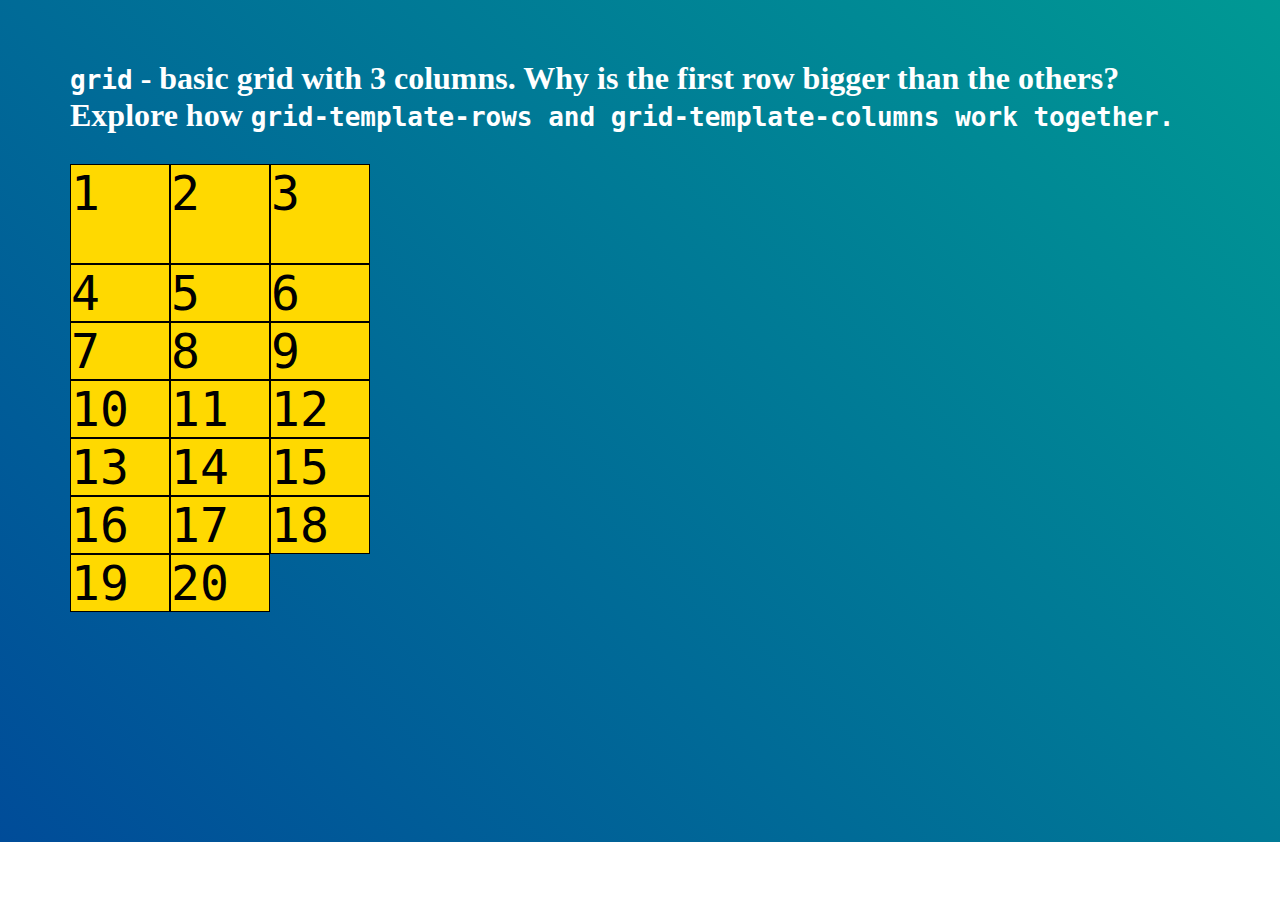
<file: Lesson 05/02_css-gridbasic-grid/index.html>
<!DOCTYPE html>
<html lang="en" >
<head>
  <meta charset="UTF-8">
  <title>CodePen - CSS Grid - Basic Grid</title>
  <link rel="stylesheet" href="./style.css">

</head>
<body>
  <header class="intro">
    <h1><code>grid</code> - basic grid with 3 columns. Why is the first row bigger than the others? Explore how <code>grid-template-rows</span> and <code>grid-template-columns</span> work together.</h1>
  </header>

  <section class="base-container grid01">
    <div class="base-child">1</div>
    <div class="base-child">2</div>
    <div class="base-child">3</div>
    <div class="base-child">4</div>
    <div class="base-child">5</div>
    <div class="base-child">6</div>
    <div class="base-child">7</div>
    <div class="base-child">8</div>
    <div class="base-child">9</div>
    <div class="base-child">10</div>
    <div class="base-child">11</div>
    <div class="base-child">12</div>
    <div class="base-child">13</div>
    <div class="base-child">14</div>
    <div class="base-child">15</div>
    <div class="base-child">16</div>
    <div class="base-child">17</div>
    <div class="base-child">18</div>
    <div class="base-child">19</div>
    <div class="base-child">20</div>
  </section>
</body>

</html>
</file>
<file: Final Project/style.css>
body {
    background-image: url("images/universe_background.png");
    min-height: 100vh;
    background-size: cover;
    background-color: greenyellow;
    position: relative;
    display: block;
    overflow: auto;
}

.homeTitle {
    width: 90%;
    margin-left: 5%;
}

.portalOne {
    height: 125px;
    width: 125px;
    margin-left: 5%;
    margin-right: 5%;
    margin-top: 5%;
    animation-name: spin;
    animation-duration: 4000ms;
    animation-iteration-count: infinite;
    animation-timing-function: linear;
}

@keyframes spin {
    from {transform:rotate(0deg);}
    to {transform:rotate(360deg);}
}

.portalTwo {
    height: 125px;
    width: 125px;
    margin-left: 60%;
    animation-name: spin;
    animation-duration: 4000ms;
    animation-iteration-count: infinite;
    animation-timing-function: linear;
}
@keyframes spin {
    from {transform:rotate(0deg);}
    to {transform:rotate(360deg);}
}

.portalThree {
    height: 125px;
    width: 125px;
    margin-left: 30%;
    animation-name: spin;
    animation-duration: 4000ms;
    animation-iteration-count: infinite;
    animation-timing-function: linear;
}
@keyframes spin {
    from {transform:rotate(0deg);}
    to {transform:rotate(360deg);}
}

.portalFour {
    height: 125px;
    width: 125px;
    margin-left: 90%;
    animation-name: spin;
    animation-duration: 4000ms;
    animation-iteration-count: infinite;
    animation-timing-function: linear;
}
@keyframes spin {
    from {transform:rotate(0deg);}
    to {transform:rotate(360deg);}
}

.bottom {
    bottom: 0;
    height: 90%;
    position: absolute;
}

.C {
    display: flex;
    flex-direction: column;
    justify-content: flex-end;
    bottom: 0;
    height: 90%
}

.spaceship {
    height: 250px;
    width: 250px;
    bottom: 0;
}

.spaceshipHidden {
    display: none;
}

.bottomHidden {
    display: none;
}
</file>
<file: Homework 01/style.css>
body {
    background: #f6f6f6;
    font-family: sans-serif;
    color: #05080C;
    font-size: 18px;
    line-height: 1.5;
    margin: 0;
}

header {
    border-top: 5px solid #222222;
    padding: 0 100px;
}

article {
    border-bottom: 5px solid #222222;
    padding: 0 100px;
}

article img {
    float: right;
    margin-left: 20px;
}

p {
    font-family: Georgia, 'Times New Roman', Times, serif;
}

td {
    background: #eee;
    padding: 10px;
}

th {
    background: #222;
    color: white;
    padding: 10px;
}
</file>
<file: Homework 02/solution_code/css/style.css>
/* ################################################## */
/* ########### Global classes / overrides ########### */
/* ################################################## */
html, body {
  height: 100%;
  font-family: 'Lato', sans-serif;
}

h1, h2, h3, h4, h5, h6, p {
  margin: 0;
}

p {
  font-size: 18px;
  line-height: 1.5;
  padding: 15px 0;
}


/* Why is this display: block; not redundant? */
.cta {
  border-radius: 5px;
  color: #000;
  display: block;
  font-size: 24px;
  padding: 10px 30px;
  text-align: center;
  text-decoration: none;
  text-transform: uppercase;
  font-family: 'Oswald', sans-serif;
}

/* ############################## */
/* ########### Header ########### */
/* ############################## */
.site_header {
  background-color: #000;
  border-bottom: 5px solid #f2ff00;
  padding: 10px 30px;
  display: flex;
  align-items: center;
  justify-content: space-between;
}

.site_header h1 {
  font-size: 32px;
/*   padding: 15px 05px 0; */
  text-transform: capitalize;
  font-family: 'Merriweather', serif;
}

.site_header h1,
.site_header h1 a,
.site_header h1 a:visited {
  color: #f2ff00;
  text-decoration:none;
}


.main-nav ul {
  list-style: none;
  display: flex;
  justify-content: flex-end;
  font-size: 20px;
  padding: 15px 0;
  font-family: 'Lato', sans-serif;
  margin:0;
}

/* How come there is no float here? */
.main-nav li {

  padding-left: 15px;
}

.main-nav li,
.main-nav li a,
.main-nav li a:visited {
  color: #fff;
  text-decoration:none;
}

.main-nav li a:hover {
  color: #f2ff00;
}


.main-nav-item-featured {
  text-transform: uppercase;
  font-family: 'Oswald', sans-serif;
}

/* ###################################### */
/* ########### Second section ########### */
/* ###################################### */

/* You don't need any layout here ;) Why? 
 * Because it's just a block, going full width... */
.secondary-text {
  background-color: #adadad;
  font-weight: bold;
  font-style: italic;
  text-align: center;
  font-family: 'Lato', sans-serif;
}

.secondary-text p {
  font-size: 28px;
  margin: 0;
}

.strikeout {
  text-decoration: line-through;
}

.underline {
  border-bottom: 3px solid #f2ff00;
}

/* #################################### */
/* ########### Hero section ########### */
/* #################################### */

/* What's going on with the background-size? How is it working? */
.hero-area {
  background: url('https://s3-us-west-2.amazonaws.com/s.cdpn.io/2522641/coworking.jpg') center center no-repeat;
  background-size: cover;
  display: flex;
  min-height: 60%;
  justify-content: flex-end;
  align-items: center;
  font-family: 'Lato', sans-serif;
}

.hero-area h2 {
  font-weight: bold;
}

/* Why did I put margin and padding on this element? */
.inset-div {
  background-color: rgba(255,255,255,0.9);
  margin: 25px 25px 25px 0;
  padding: 25px;
  width: 380px;
  height: 230px;
  padding: 4%;
  box-shadow: 0 0 5px rgba(0,0,0,.75);
}

.main-cta {
  background-color: #f2ff00;
  border-bottom: 2px solid #ffd900;
}

.featured-block {

}

.featured-block h1 {
  font-family: 'Merriweather', serif;
  font-size: 24px;

}

.featured-block .cta {
  background-color: #adadad;
  border-bottom: 2px solid #878787;
}

/* ########################################## */
/* ########### Three-wide section ########### */
/* ########################################## */

/* Notice there is no align-items here - why? */
/* The items are default align-items: flex-start (top), so we don't need it */
.three-wide {
  display: flex;
  justify-content: center;
}

.third-container {
  border-right: 1px solid lightgray;
  margin: 10px 0;
  padding: 2%;
}


.third-container:last-child {
  border-right: none;
}



/* ############################## */
/* ########### Footer ########### */
/* ############################## */
.site-footer {
  background-color: #000;
  color: #fff;
  padding: 15px 25px;
}
</file>
<file: Homework 02/starter_code/style.css>
/* ################################################## */
/* ########### Global classes / overrides ########### */
/* ################################################## */

html,
body {
  height: 100%;
  font-family: "Lato", sans-serif;
  margin: 0;
}

.header {
  display: flex;
  align-items: center;
  justify-content: space-between;
}

.header h1 {
  font-size: 29px;
  font-family: "Merriweather", serif;
  width: 400px;
}

.header h1,
h1 a,
h1 a:visited {
  color: rgb(85, 23, 104);
}

.a {
  width: 300px;
  height: 80px;
  min-width: 200px;
  font-size: 32px;
}

.NavB ul {
  list-style: none;
  display: flex;
  justify-content: flex-end;
  margin: 0;
  padding: 15px 0;
  font-size: 20px;
  font-family: "Lato", sans-serif;
}

.NavB li {
  padding-left: 15px;
}

.NavB li,
.NavB li a {
  color: #fff;
  text-decoration: none;
}

.NavB li a:hover {
  color: #f2ff00;
}

.b1 {
  text-transform: uppercase;
  font-family: "Oswald", sans-serif;
}

.main-content {
  display: flex;
  flex-wrap: wrap;
  flex-direction: row;
}

.c {
  background: #adadad;
  font-weight: bold;
  font-style: italic;
  text-align: center;
  font-family: "Lato", sans-serif;
}

.c p {
  font-size: 28px;
  margin: 0;
}

.strikeout {
  text-decoration: line-through;
}

.underline {
  border-bottom: 3px solid #f2ff00;
}

.abc {
  border-radius: 5px;
  color: #000;
  display: block;
  font-size: 24px;
  padding: 10px 30px;
  text-align: center;
  text-decoration: none;
  text-transform: uppercase;
  font-family: "Oswald", sans-serif;
}

.d-and-e {
  background: url("https://s3-us-west-2.amazonaws.com/s.cdpn.io/2522641/coworking.jpg")
    center center no-repeat;
  background-size: cover;
  display: flex;
  justify-content: flex-end;
  align-items: center;
  font-family: "Lato", sans-serif;
  min-height: 60%;
}

.e h2 {
  font-weight: bold;
}

.e {
  background-color: rgba(255, 255, 255, 0.9);
  margin: 25px 25px 25px 25px;
  padding: 4%;
  width: 380px;
  height: 230px;
  box-shadow: 0 0 5px rgba(0, 0, 0, 0.75);
}

.e-button {
  background-color: #f2ff00;
  border-bottom: 2px solid #ffd900;
}

.three-across {
  display: flex;
  justify-content: center;
  flex-direction: row;
}

.f {
  border-right: 1px solid lightgray;
  margin: 10px 0;
  padding: 2%;
}

.f h3 {
  font-family: "Merriweather", serif;
  font-size: 24px;
}

.f:last-child {
  border-right: none;
}

.f-button {
  background-color: #adadad;
  border-bottom: 2px solid #878787;
}

.g {
  background: black;
  color: white;
  padding: 15px 25px;
}

h1,
h2,
h3,
h4,
h5,
h6,
p {
  margin: 0;
}

p {
  font-size: 18px;
  line-height: 1.5;
  padding: 15px 0;
}

/* Fonts, classes are so I can reuse the styles on a variety of elements */
.merriweather {
  font-family: "Merriweather", serif;
}
.oswald {
  font-family: "Oswald", sans-serif;
}
.lato {
  font-family: "Lato", sans-serif;
}

/* Colors */
/* Dark yellow: #f2ff00 */
/* Lighter yellow: #ffd900 */
/* Light gray: #adadad */
/* Medium gray: #878787 */

/* Background Image */
/* https://s3-us-west-2.amazonaws.com/s.cdpn.io/2522641/coworking.jpg */
</file>
<file: Homework 04/solution_code/style.css>
/*---
 * Elements
 --- */
body {
  height: 100%;
  margin: 0;
  padding: 0;
  font-family: 'Inconsolata', monospace;
  background-color: #111;
}

main {
  min-height: 100vh;
}

h1,
h2,
h3,
h4 {
  font-family: 'Play', sans-serif;
  color: #fff;
}

p {
  color: #fff;
}

a {
  color: #fff;
  text-decoration: none;
}
/*---
 * Animations
 --- */
@keyframes blink {
  0%,
  100% {
    opacity: 1;
  }

  50% {
    opacity: 0;
  }
}

@keyframes backAndForth {
  0% {
    transform: translateX(0);
  }

  25% {
    transform: translateX(-300%);
  }

  75% {
    transform: translateX(300%);
  }

  100% {
    transform: translateX(0);
  }
}


/*---
 * Base
 --- */
.outer-container {
  width: 90%;
  max-width: 800px;
  margin: 0 auto;
}

/*---
 * Typography
 --- */
.title {
  text-transform: uppercase;
  font-size: 2rem;
}
.title--xl-large {
  display: block;
  position: relative;
  font-size: 6rem;
  letter-spacing: 10px;
}
.title--xl-large:before {
  content: "";
  position: absolute;
  left: 0;
  right: 0;
  top: 60%;
  height: 4px;
  transform: rotate(-10deg);
  background-color: #111;
}

/*---
 * Form
 --- */
.btn {
  padding: 1rem 1.5rem;
  text-transform: uppercase;
  letter-spacing: 2px;
  font-size: 1.25rem;
  animation: 2s linear infinite blink;
}

/*---
 * Modules
 --- */
.ball {
  display: block;
  position: absolute;
  top: 50%;
  left: 50%;
  height: 4rem;
  width: 4rem;
  border-radius: 50%;
  background-color: #fff;
  animation: 3s linear infinite backAndForth;
  cursor: pointer;
}

/*---
 * Partials
 --- */
.level-header {
  padding: 2rem 0;
}

.level-header .outer-container {
  display: flex;
  flex-direction: row;
  justify-content: space-between;
  align-items: center;
  flex-wrap: nowrap;
}

.level-header__title,
.level-header__score {
  /* width: 40%; */
}

.level-header h2,
.level-header h4 {
  display: inline;
}

.level-arena {
  position: absolute;
  top: 0;
  left: 0;
  height: 100vh;
  width: 100vw;
}

.level-winner {
  position: absolute;
  top: 50%;
  left: 50%;
  transform: translate(-50%, -50%);
  padding: 4rem;
  background-color: #111;
  text-align: center;
  z-index: 10;
  opacity: 0;
  pointer-events: none;
  transition: all 250ms ease;
}

.game-over .level-winner {
  opacity: 1;
  pointer-events: all;
}

.level-footer {
  position: absolute;
  left: 0;
  right: 0;
  bottom: 0;
  padding-bottom: 1rem;
}

.level-nav ul {
  padding: 0;
  margin: 0;
  text-align: center;
}

.level-nav li {
  display: inline-block;
  list-style-type: none;
}

.level-nav li:not(:last-of-type) {
  margin-right: 1rem;
}

.level-nav a {
  display: block;
  position: relative;
  text-transform: uppercase;
  letter-spacing: 2px;
  padding: 1rem;
  overflow: hidden;
  transition: all 400ms ease;
}

.level-nav a:after {
  content: "";
  position: absolute;
  top: 0;
  left: -50%;
  height: 200%;
  width: 200%;
  background-color: #fff;
  transition: all 400ms ease;
  transform: translateY(100%) rotate(0deg);
  z-index: -1;
}

.level-nav a:hover {
  color: #000;
}

.level-nav a:hover:after {
  transform: translateY(-25%) rotate(10deg);
}


/*---
 * Views
 --- */
.homepage main {
  display: flex;
  justify-content: center;
  align-items: center;
  text-align: center;
}

.level-two .ball:first-of-type {
  top: 35%;
  animation-delay: 1s;
}

.level-two .ball:last-of-type {
  top: 65%;
  animation-delay: 2s;
}

.level-three .ball:first-of-type {
  top: 35%;
  height: 1.5rem;
  width: 1.5rem;
  animation-delay: 1s;
}

.level-three .ball:last-of-type {
  top: 65%;
  height: 3rem;
  width: 3rem;
  animation-delay: 2s;
}
</file>
<file: Lesson 02/03_css_properties/style.css>
/* Font properties */
.sample-font-family {
  font-family: "Custom font name", Arial, sans-serif;
}

.sample-font-size {
  font-size: 30px;
}

.sample-font-style {
  font-style: italic;
}

.sample-font-weight {
  font-weight: bold;
}

/* This can be a value (where 1 is baseline) or a percentage (where 100% is baseline) */
.sample-line-height {
  line-height: 1.4;
}

.sample-font {
  font: italic bold 30px/1.4 Arial; /* shorthand property */
}

/* Text Properties */
.sample-text-align {
  text-align: center;
}

.sample-text-decoration {
  text-decoration: underline;
}

.sample-text-transform {
  text-transform: capitalize;
}

/* Colors */
.sample-01 {
  color: limegreen;
}

.sample-02 {
  color: #666;
}

.sample-03 {
  color: rgba(43,67,123,1);
}

.sample-04 {
  color: hsla(343, 100%, 40%, 1);
}

/* Backgrounds */
.sample-05 {
  background-color: #ffa3fa;
}

.sample-06 {
  background-color: #ffa3fa;
  background-image: url(https://s3-us-west-2.amazonaws.com/s.cdpn.io/2522641/unicorn-in-outer-space.jpg); /* Notice how I'm doing the path */
  color: #fff;
  height: 600px;
  width: 600px;
}

.sample-07 {
  background-color: #ffa3fa;
  background-image: url("https://s3-us-west-2.amazonaws.com/s.cdpn.io/2522641/unicorn-in-outer-space.jpg"); /* I can use quotes but I don't have to */
  background-repeat: repeat-y; /* how would be make it not repeat along both axes? */
  color: #fff;
  height: 600px;
  width: 600px;
}

.sample-08 {
  background-color: #ffa3fa;
  background-image: url(https://s3-us-west-2.amazonaws.com/s.cdpn.io/2522641/unicorn-in-outer-space.jpg);
  background-size: cover;
  background-repeat: no-repeat;
  color: #222;
  height: 300px;
  width: 300px;
}

.sample-09 {
  background: #ffa3fa bottom right no-repeat; /* shorthand property */
  color: #222;
  height: 600px;
  width: 600px;
}
</file>
<file: Lesson 04/02_flexbox_demo/style.css>
/*flex-direction: row | row-reverse | column | column-reverse;*/

.flex-container.row {
  -webkit-flex-direction: row;
  -ms-flex-direction: row;
  flex-direction: row;
}

.flex-container.row-reverse {
  -webkit-flex-direction: row-reverse;
  -ms-flex-direction: row-reverse;
  flex-direction: row-reverse;
}

.flex-container.column {
  -webkit-flex-direction: column;
  -ms-flex-direction: column;
  flex-direction: column;
}

.flex-container.column-reverse {
  -webkit-flex-direction: column;
  -ms-flex-direction: column;
  flex-direction: column-reverse;
}


/*flex-wrap: nowrap | wrap | wrap-reverse;*/

.flex-container.nowrap {
  -webkit-flex-wrap: nowrap;
  -ms-flex-wrap: nowrap;
  flex-wrap: nowrap;
}

.flex-container.wrap {
  -webkit-flex-wrap: wrap;
  -ms-flex-wrap: wrap;
  flex-wrap: wrap;
}

.flex-container.wrap-reverse {
  -webkit-flex-wrap: wrap-reverse;
  -ms-flex-wrap: wrap-reverse;
  flex-wrap: wrap-reverse;
}


/*align-items: flex-start | flex-end | center | baseline | stretch;*/

.flex-container.align-items-start {
  -webkit-align-items: flex-start;
  -ms-flex-align: start;
  align-items: flex-start;
}

.flex-container.align-items-end {
  -webkit-align-items: flex-end;
  -ms-flex-align: end;
  align-items: flex-end;
}

.flex-container.align-items-center {
  -webkit-align-items: center;
  -ms-flex-align: center;
  align-items: center;
}

.flex-container.align-items-baseline {
  webkit-align-items: baseline;
  -ms-flex-align: baseline;
  align-items: baseline;
}

.flex-container.align-items-stretch {
  webkit-align-items: stretch;
  -ms-flex-align: stretch;
  align-items: stretch;
}


/*justify-content: flex-start | flex-end | center | space-between | space-around;*/

.flex-container.justify-start {
  -webkit-justify-content: flex-start;
  -ms-flex-pack: start;
  justify-content: flex-start;
}

.flex-container.justify-end {
  -webkit-justify-content: flex-end;
  -ms-flex-pack: end;
  justify-content: flex-end;
}

.flex-container.justify-center {
  -webkit-justify-content: center;
  -ms-flex-pack: center;
  justify-content: center;
}

.flex-container.justify-space-between {
  -webkit-justify-content: space-between;
  -ms-flex-pack: justify;
  justify-content: space-between;
}

.flex-container.justify-space-around {
  -webkit-justify-content: space-around;
  -ms-flex-pack: justify;
  justify-content: space-around;
}


/*align-content: flex-start | flex-end | center | space-between | space-around | stretch;*/

.flex-container.align-content-start {
  -webkit-align-content: flex-start;
  -ms-flex-line-pack: start;
  align-content: flex-start;
}

.flex-container.align-content-end {
  -webkit-align-content: flex-end;
  -ms-flex-line-pack: end;
  align-content: flex-end;
}

.flex-container.align-content-center {
  -webkit-align-content: center;
  -ms-flex-line-pack: center;
  align-content: center;
}

.flex-container.align-content-space-between {
  -webkit-align-content: space-between;
  -ms-flex-line-pack: justify;
  align-content: space-between;
}

.flex-container.align-content-space-around {
  -webkit-align-content: space-around;
  -ms-flex-line-pack: justify;
  /*distribute;*/
  align-content: space-around;
}

.flex-container.align-content-stretch {
  -webkit-align-content: stretch;
  -ms-flex-line-pack: stretch;
  align-content: stretch;
}


/*align-self: auto | flex-start | flex-end | center | baseline | stretch;*/

.item.align-self-auto {
  -webkit-align-self: auto;
  -ms-flex-item-align: auto;
  align-self: auto;
}

.item.align-self-start {
  -webkit-align-self: flex-start;
  -ms-flex-item-align: start;
  align-self: flex-start;
}

.item.align-self-end {
  -webkit-align-self: flex-end;
  -ms-flex-item-align: end;
  align-self: flex-end;
}

.item.align-self-center {
  -webkit-align-self: center;
  -ms-flex-item-align: center;
  align-self: center;
}

.item.align-self-baseline {
  -webkit-align-self: baseline;
  -ms-flex-item-align: baseline;
  align-self: baseline;
}

.item.align-self-stretch {
  -webkit-align-self: stretch;
  -ms-flex-item-align: stretch;
  align-self: stretch;
}

.item.flex-grow1 {
  flex-grow: 1;
}

.item.flex-grow2 {
  flex-grow: 2;
}

.item.flex-grow3 {
  flex-grow: 3;
}

.item.flex-grow4 {
  flex-grow: 4;
}
html,body{ width:100%; min-height:100%; margin:0; padding:0; color:#ddd; font-size:14px; font-family:Verdana, Geneva, sans-serif;background-color:#333;}
*{
	box-sizing : border-box; 
	-webkit-font-smoothing: antialiased;
	-moz-osx-font-smoothing: grayscale; 
}
.principal{ width:calc(50% - 40px); min-width:525px; margin:0 20px 20px 20px; float:left;}
.radio{ margin-bottom:20px;}
label{ line-height:200%;}
input[type=radio] { color:white; }
input[type=radio]:checked + label { color:orange; }
input[type=number]{ width:40px; margin-right:.5em;}
h1{ font-size:200%;margin:20px;}
h2{ font-size:180%;margin:0px;}
h4 a{ font-variant:small-caps; font-size:120%; color:#ddd; text-decoration:none;}
h4 small{font-variant: normal; font-size:80%; font-weight:normal; color:#57bcdb;}
table{ width:100%; margin-bottom:1em;}
table td{ width:50%; padding:3px;}
.principal:last-of-type h4 small{ color:#ff8080;}
.flex-container {
 border: 1px solid #555;
 display : -webkit-flex;
 display : -ms-flexbox;
 display : flex;
 padding:20px;
 width:100%; 
 }
.item{
	margin:0; 
    display : inherit;
	padding:10px; 
	width:100px; 
	height:100px;
	-webkit-align-items: center;
	-ms-flex-align:center;
	align-items: center;
	}
.item p{width:100%; text-align:center; color:#fff;}
#direction .item{flex-wrap:wrap;}
/*#wrap .item{ height:auto;}*/
#wrap{ width:400px;}
#align .item{height:auto; height:auto;flex-wrap:wrap;}	
#align{ height:300px;}
#justify{ margin:20px 0; padding:20px 0;}
#alignContent{flex-wrap:wrap; height:600px;}
#alignContent .item{ height:auto;} 
#FCI1{ height:300px;}
#FCI1 .item{ height:auto;}
#FCI3 .item{ width:25%;}
#FCI4 .item{ width:50%;}
#FCI5 .item{ width:20%;}
.nbsp{white-space: nowrap;}

@media only screen and (max-width:1100px){.principal{ width:calc(100% - 40px);}}
@media only screen and (max-width:580px) {
.item{ width:50px;height:50px;}
.principal{ width:calc(100% - 40px); min-width:initial;}
.flex-container{width:100%; min-width:initial;}	
#wrap{ width:200px;}
}
</file>
<file: Lesson 05/02_css-gridbasic-grid/style.css>
body {
  background-image: linear-gradient(45deg,  #004c99, #009994);
  background-repeat: no-repeat;
  color: white;
  margin: 0;
  padding: 35px 70px 200px 70px;
}

.code {
  font-family: courier;
}

.intro {
  margin-top: 25px;
}

.heading {
  color: rgba(255,255,255,1);
  font-family: sans-serif;
  font-size: 36px;
}

/*
##################################
######## Container Styles ########
##################################
*/
.base-container {
  display: grid;
  margin: 30px 0;
}

/* Simple grid-template-columns, grid-template-rows, see how they work - play with them */
.grid01 {
  grid-template-columns: 100px 100px 100px;
  grid-template-rows: 100px;
}

.base-child {
  background-color: #ffd900;
  border: 1px solid black;
  color: black;
  font-size: 48px;
}
</file>
